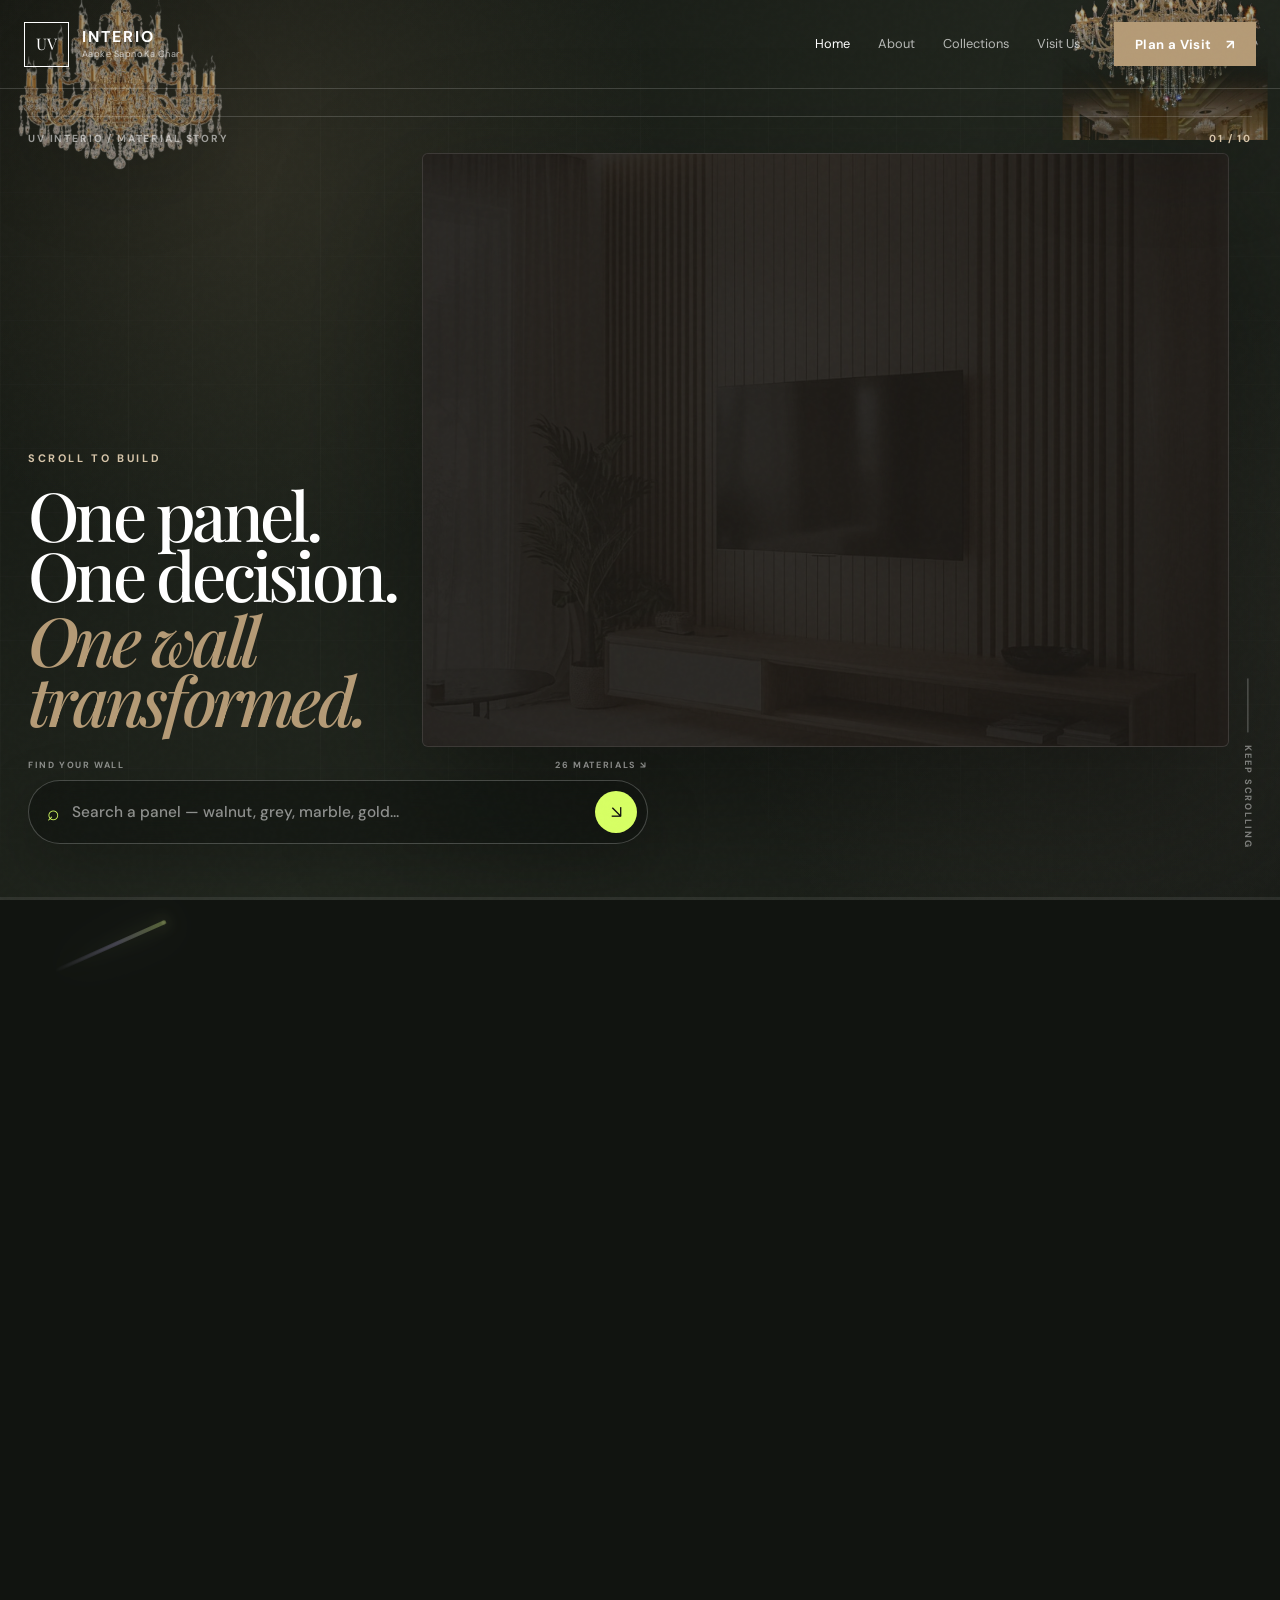
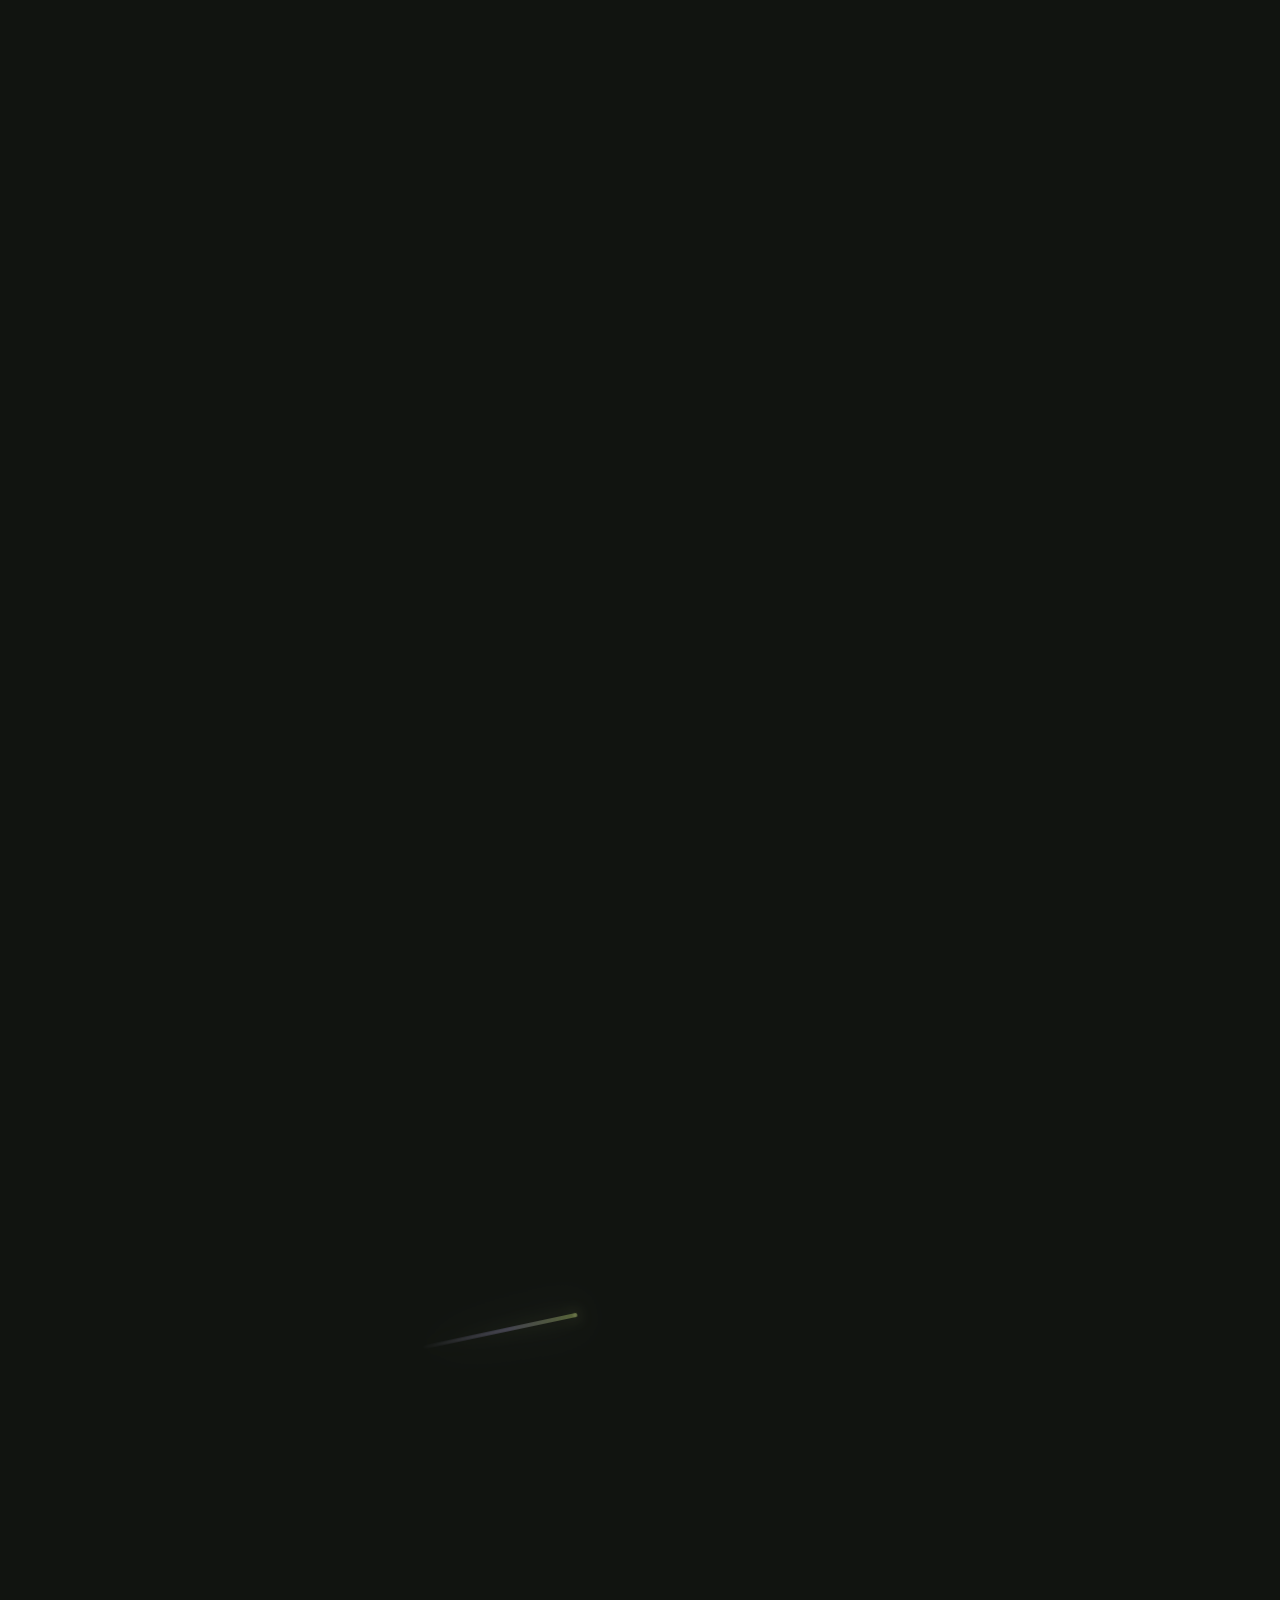
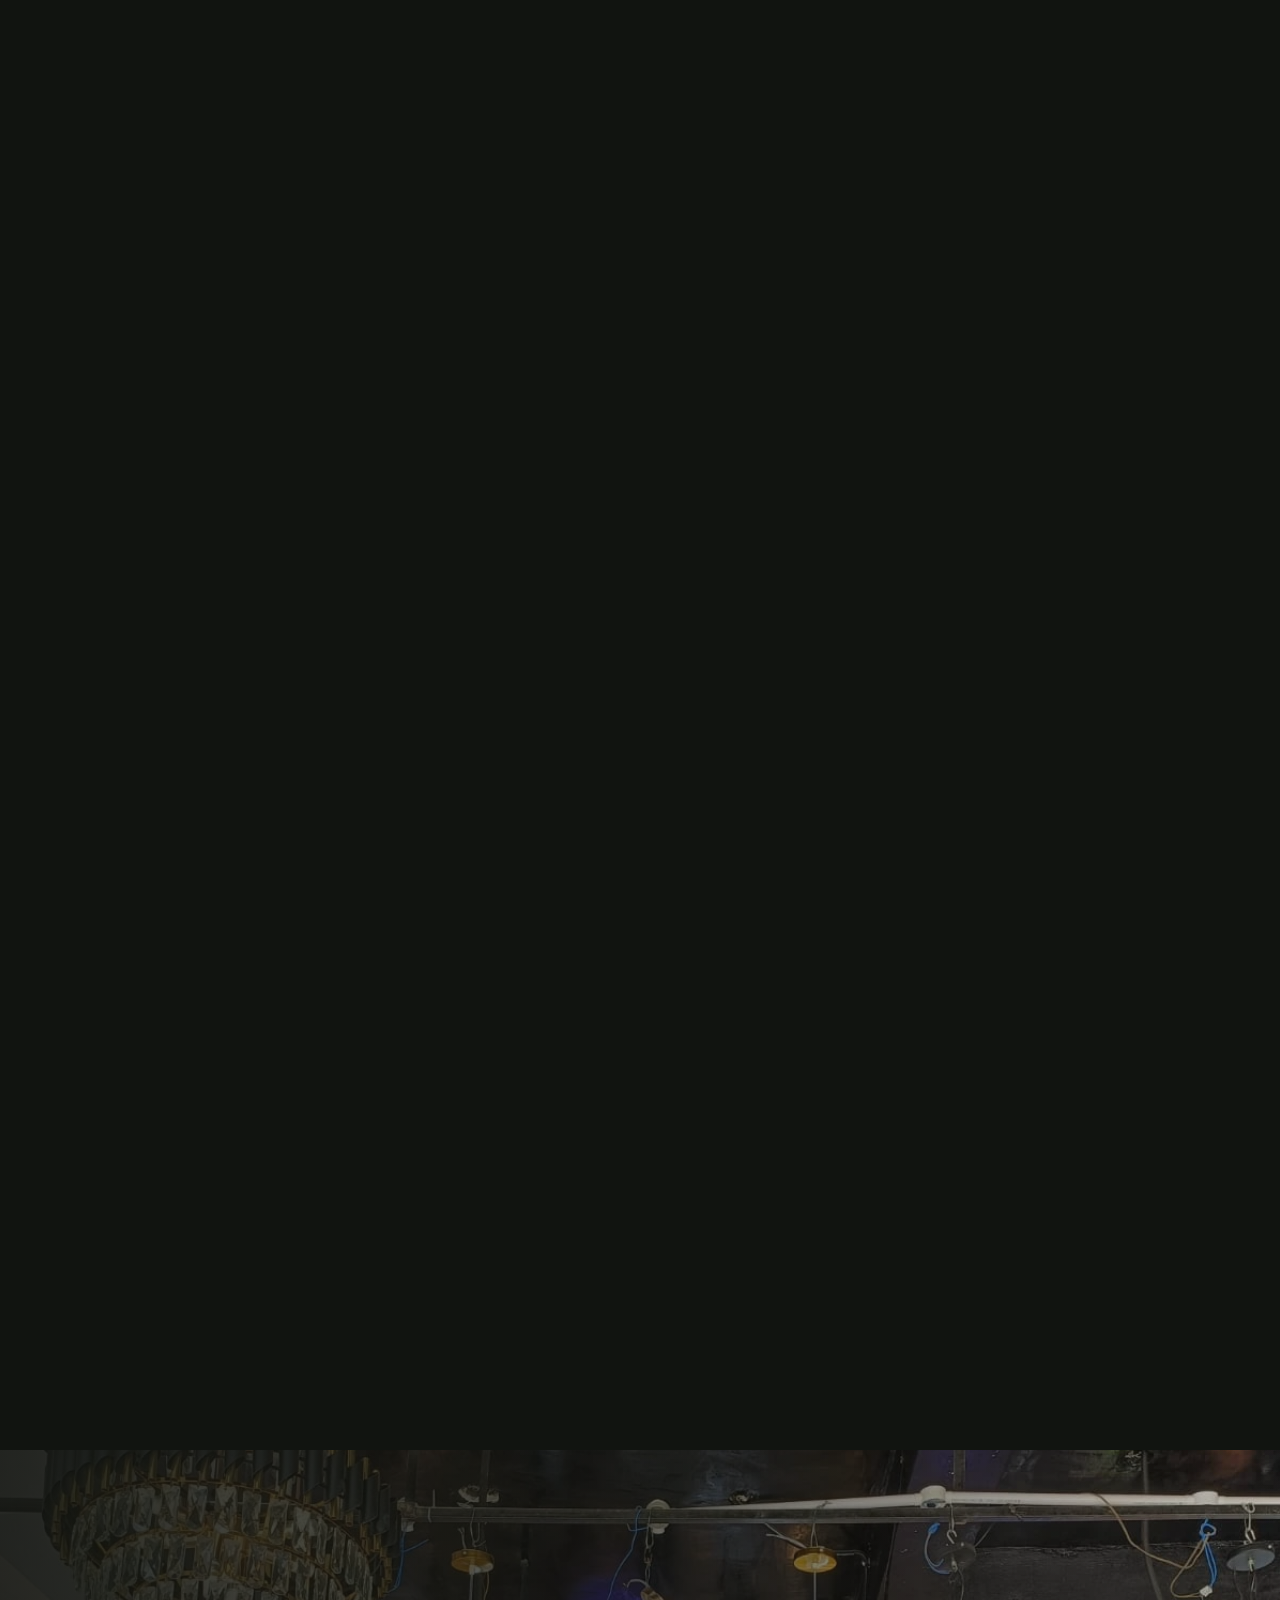
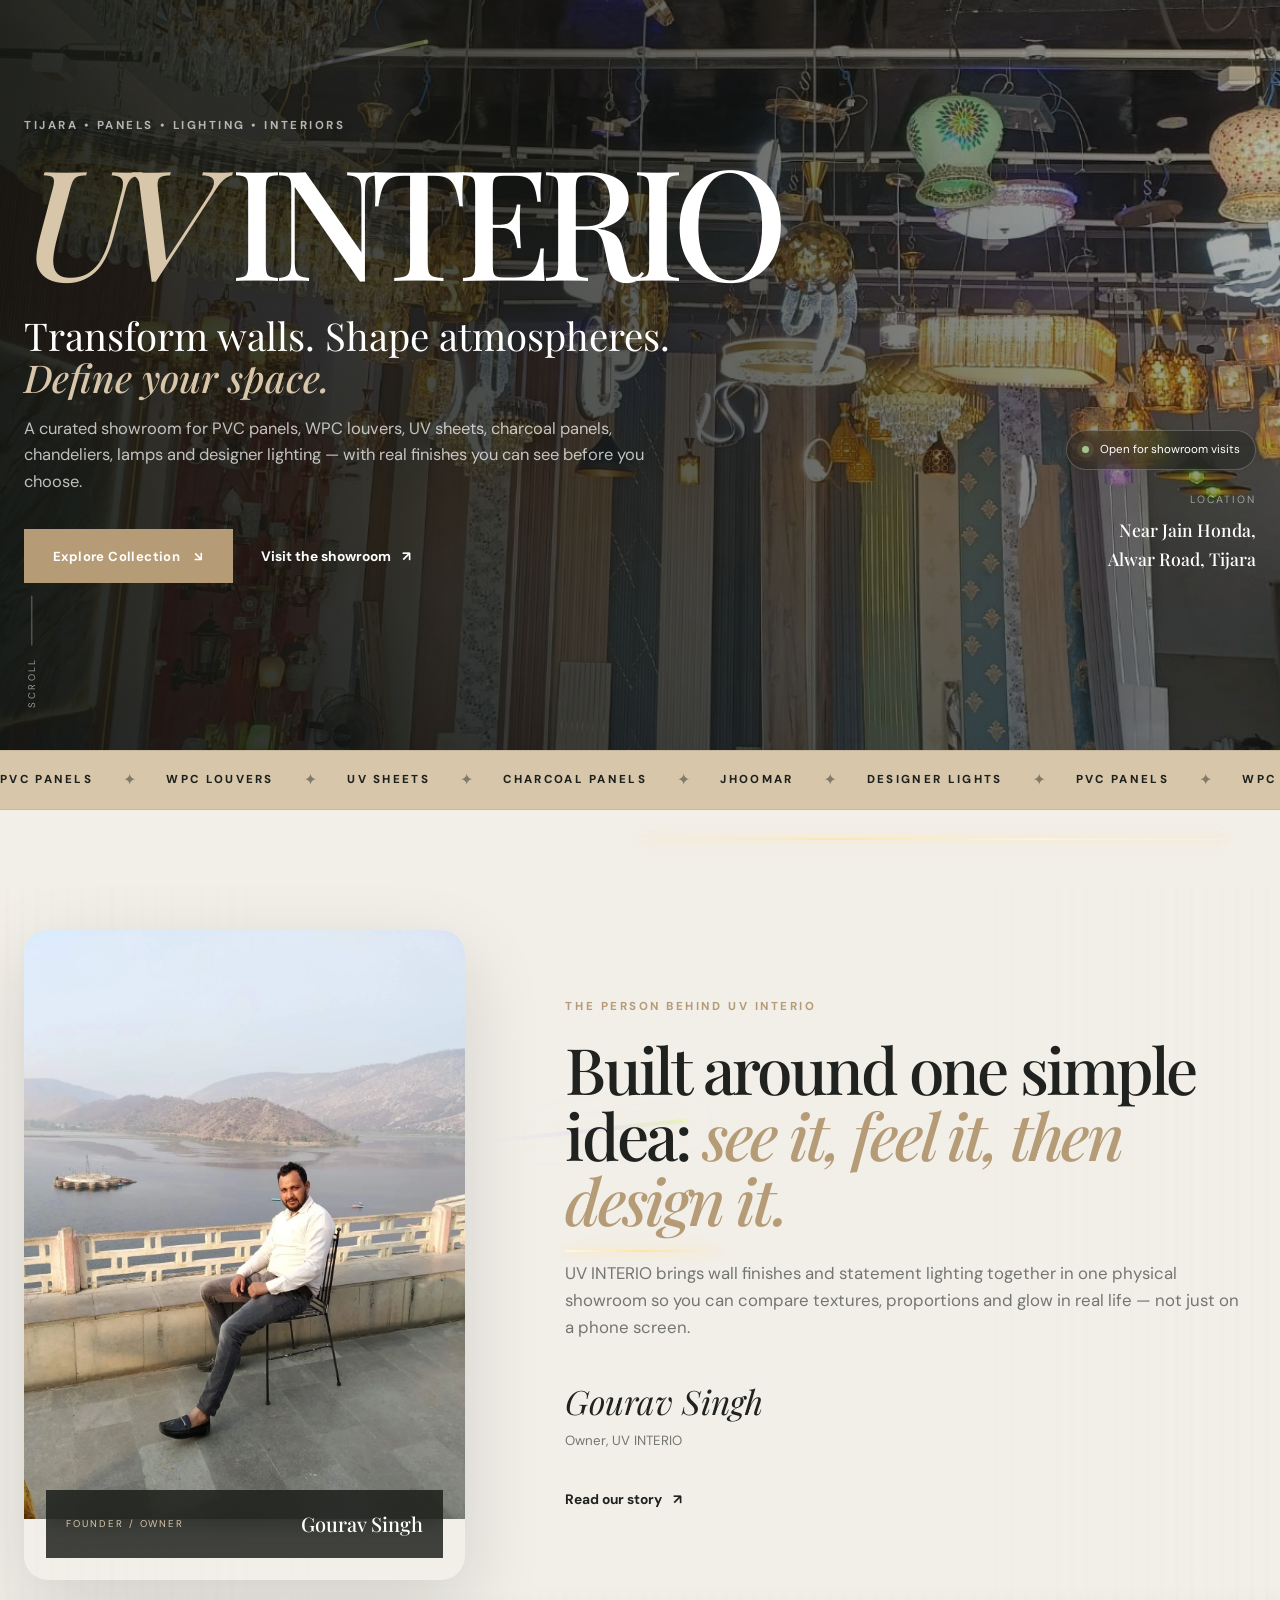
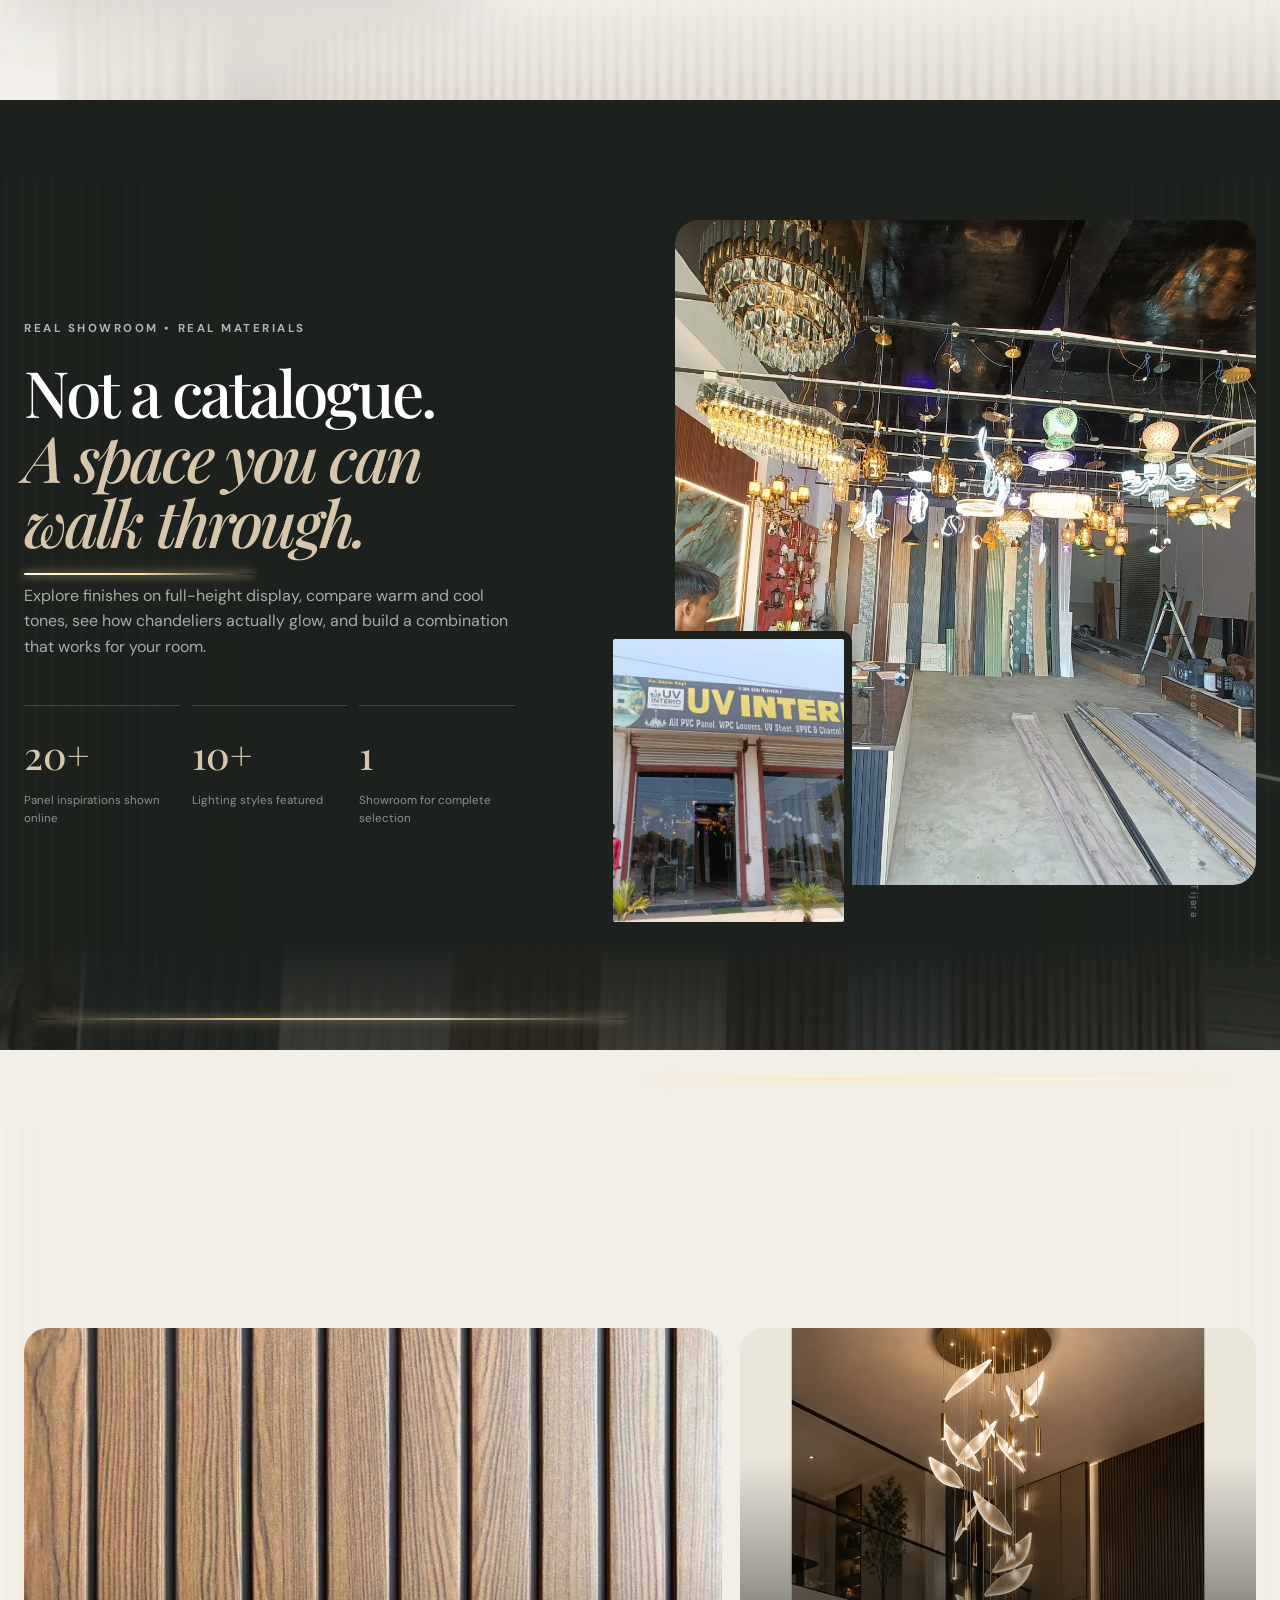
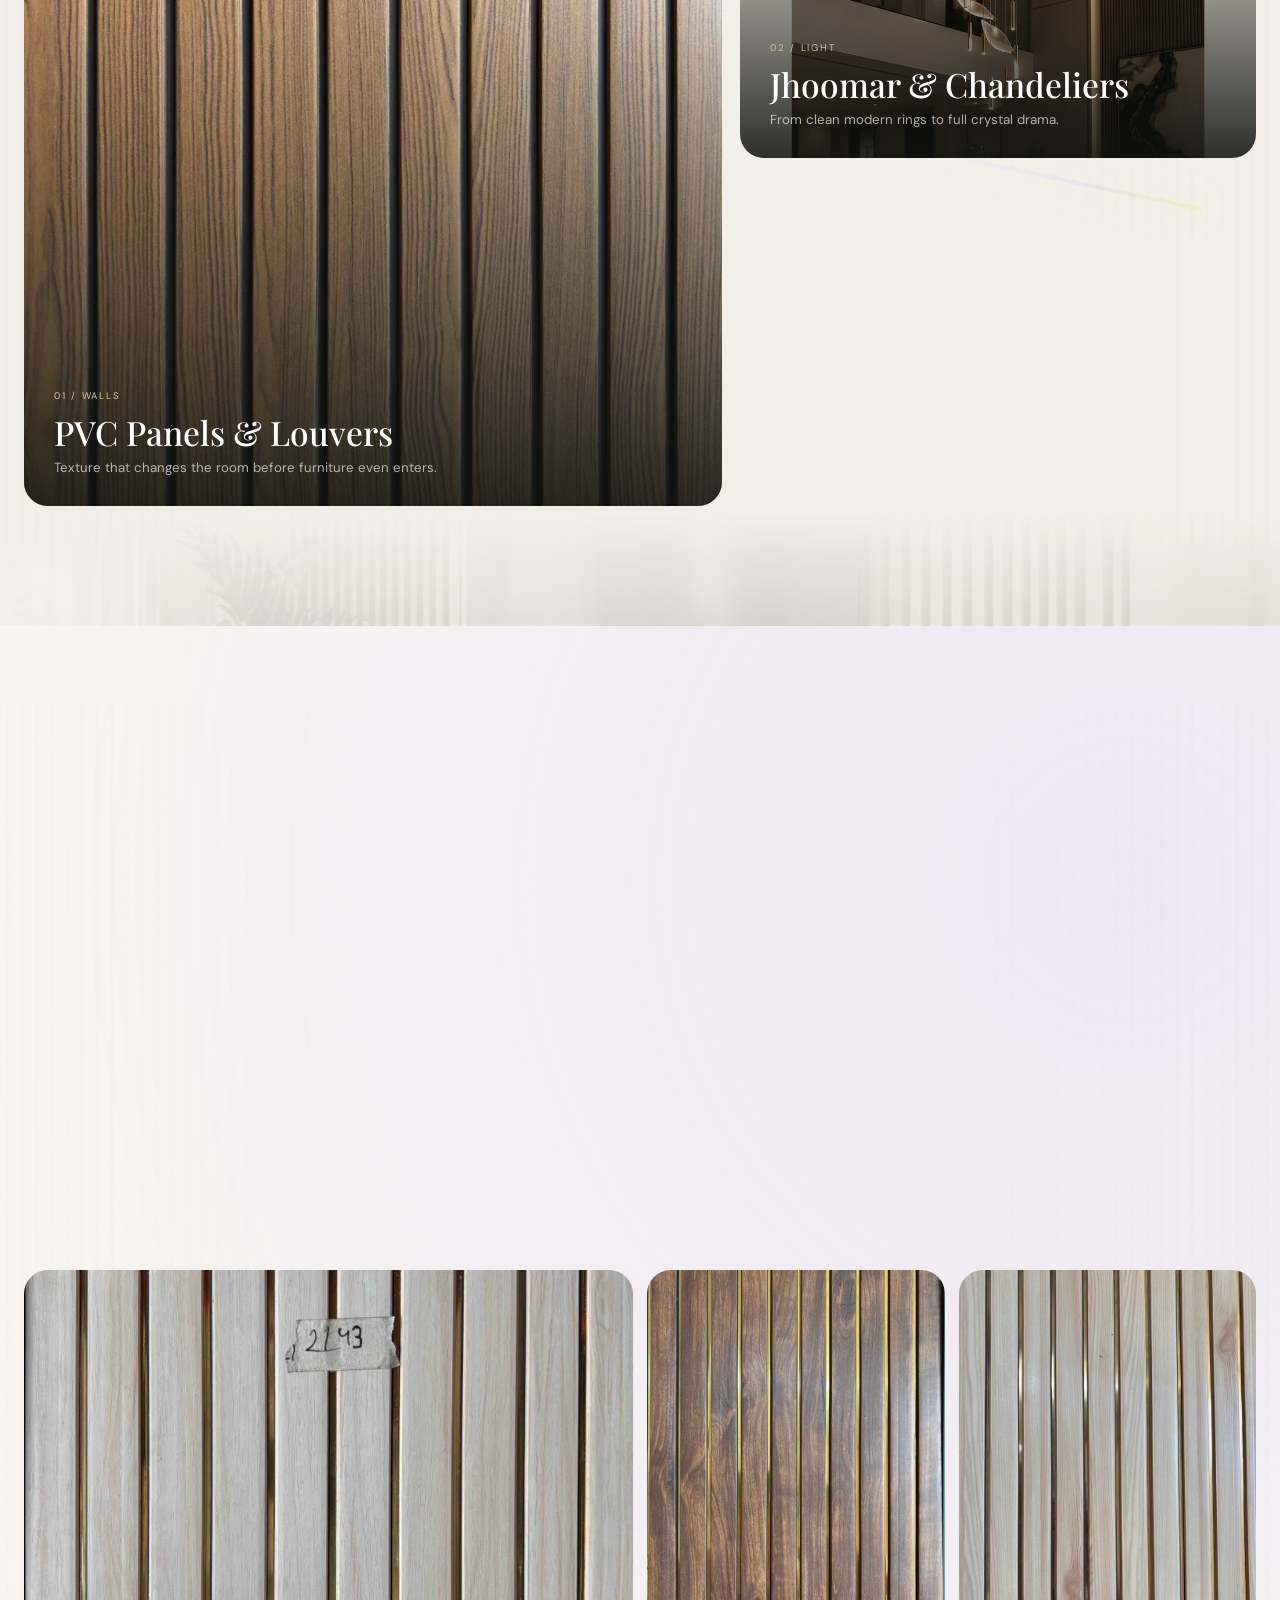
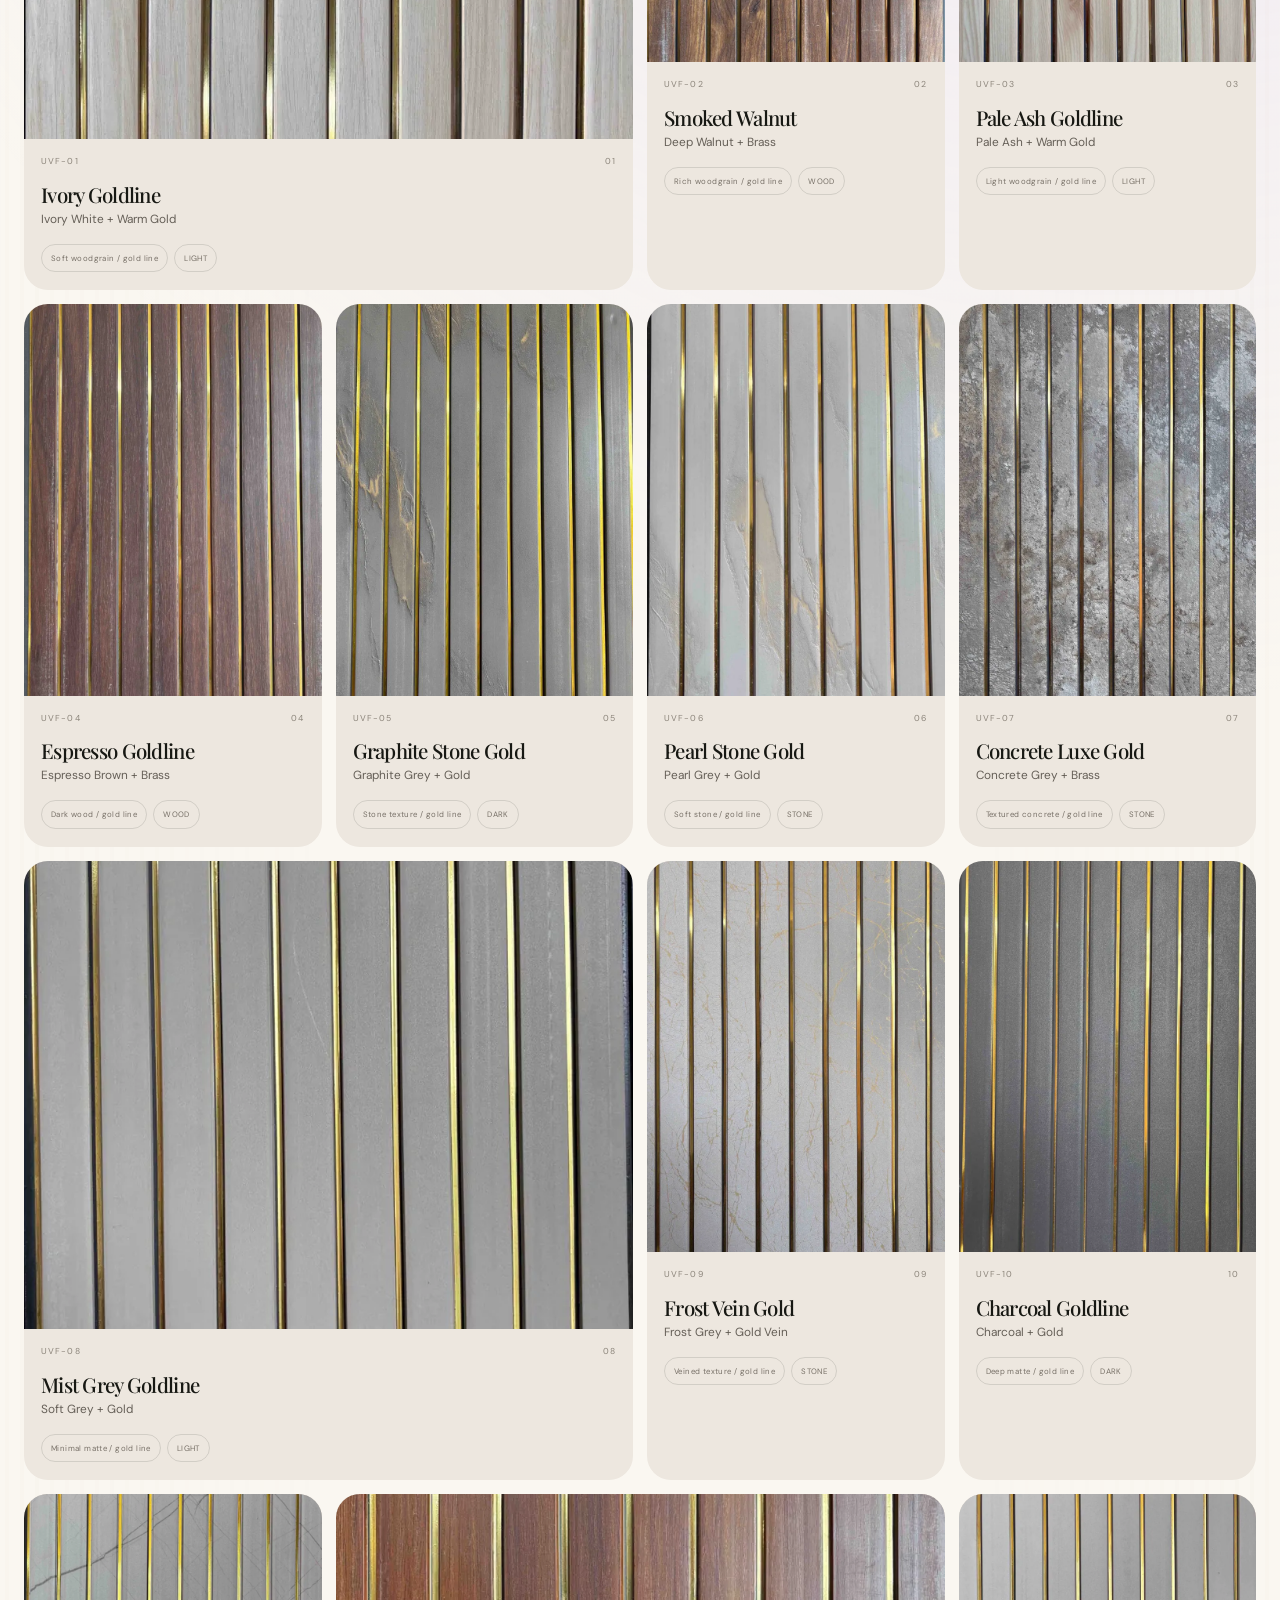
<file: index.html>
<!DOCTYPE html>
<html lang="en">
<head>
  <meta charset="UTF-8" />
  <meta name="viewport" content="width=device-width, initial-scale=1.0" />
  <meta name="description" content="UV INTERIO — premium wall panels, WPC louvers, UV sheets, chandeliers, lamps and designer lighting near Jain Honda, Alwar Road, Tijara, Rajasthan." />
  <meta name="theme-color" content="#1d211d" />
  <title>UV INTERIO | Panels, Louvers & Designer Lighting in Tijara</title>
  <link rel="preconnect" href="https://fonts.googleapis.com" />
  <link rel="preconnect" href="https://fonts.gstatic.com" crossorigin />
  <link href="https://fonts.googleapis.com/css2?family=DM+Sans:wght@400;500;600;700&family=Playfair+Display:ital,wght@0,500;0,600;1,500&display=swap" rel="stylesheet" />
  <link rel="icon" href="favicon.svg" type="image/svg+xml" />
  <link rel="stylesheet" href="styles.css" />
  <link rel="stylesheet" href="panel-showroom.css" />
  <link rel="stylesheet" href="uv-premium-collection.css" />
  <link rel="manifest" href="manifest.json">
</head>
<body>
  <div class="cursor-glow" aria-hidden="true"></div>
  <div class="noise" aria-hidden="true"></div>

  <header class="site-header" data-header>
    <div class="container nav-wrap">
      <a class="brand" href="index.html" aria-label="UV Interio homepage">
        <span class="brand-mark">UV</span>
        <span class="brand-copy"><strong>INTERIO</strong><small>Aapke Sapno Ka Ghar</small></span>
      </a>
      <button class="menu-toggle" aria-label="Open navigation" aria-expanded="false" data-menu-toggle><span></span><span></span></button>
      <nav class="site-nav" aria-label="Primary navigation" data-nav>
        <a class="active" href="index.html">Home</a>
        <a href="about.html">About</a>
        <a href="services.html">Collections</a>
        <a href="contact.html">Visit Us</a>
      </nav>
      <a class="btn btn-small nav-cta" href="contact.html">Plan a Visit <span>↗</span></a>
    </div>
  </header>

  <main>
    <section class="hero hero-v2">
      <div class="hero-media hero-parallax" aria-hidden="true">
        <img src="showroom-interior.webp" alt="" fetchpriority="high" />
      </div>
      <div class="hero-shade"></div>
      <div class="container hero-grid">
        <div class="hero-copy-block reveal">
          <p class="eyebrow">TIJARA • PANELS • LIGHTING • INTERIORS</p>
          <h1><span>UV</span> INTERIO</h1>
          <p class="hero-tagline">Transform walls. Shape atmospheres. <em>Define your space.</em></p>
          <p class="hero-description">A curated showroom for PVC panels, WPC louvers, UV sheets, charcoal panels, chandeliers, lamps and designer lighting — with real finishes you can see before you choose.</p>
          <div class="hero-actions">
            <a class="btn" href="#collections">Explore Collection <span>↘</span></a>
            <a class="ghost-link" href="contact.html">Visit the showroom <span>↗</span></a>
          </div>
        </div>
        <div class="hero-meta reveal delay-2">
          <div class="meta-pill"><span class="status-dot"></span> Open for showroom visits</div>
          <div class="hero-address"><span>Location</span><strong>Near Jain Honda,<br>Alwar Road, Tijara</strong></div>
        </div>
      </div>
      <a href="#founder" class="scroll-cue" aria-label="Scroll to founder section"><span>SCROLL</span><i></i></a>
    </section>

    <div class="marquee" aria-hidden="true">
      <div class="marquee-track">
        <span>PVC PANELS</span><i>✦</i><span>WPC LOUVERS</span><i>✦</i><span>UV SHEETS</span><i>✦</i><span>CHARCOAL PANELS</span><i>✦</i><span>JHOOMAR</span><i>✦</i><span>DESIGNER LIGHTS</span><i>✦</i>
        <span>PVC PANELS</span><i>✦</i><span>WPC LOUVERS</span><i>✦</i><span>UV SHEETS</span><i>✦</i><span>CHARCOAL PANELS</span><i>✦</i><span>JHOOMAR</span><i>✦</i><span>DESIGNER LIGHTS</span><i>✦</i>
      </div>
    </div>

    <section class="founder-intro section-pad" id="founder">
      <div class="container founder-grid">
        <div class="founder-photo reveal tilt-card">
          <img src="owner-gourav.webp" alt="Gourav Singh, owner of UV Interio" loading="lazy" />
          <div class="photo-label"><span>FOUNDER / OWNER</span><strong>Gourav Singh</strong></div>
        </div>
        <div class="founder-copy reveal delay-1">
          <p class="eyebrow dark">THE PERSON BEHIND UV INTERIO</p>
          <h2>Built around one simple idea: <em>see it, feel it, then design it.</em></h2>
          <p>UV INTERIO brings wall finishes and statement lighting together in one physical showroom so you can compare textures, proportions and glow in real life — not just on a phone screen.</p>
          <div class="signature-line"><span>Gourav Singh</span><small>Owner, UV INTERIO</small></div>
          <a class="text-link" href="about.html">Read our story <span>↗</span></a>
        </div>
      </div>
    </section>

    <section class="showroom-story section-pad section-dark">
      <div class="container showroom-grid">
        <div class="showroom-copy reveal">
          <p class="eyebrow">REAL SHOWROOM • REAL MATERIALS</p>
          <h2>Not a catalogue.<br><em>A space you can walk through.</em></h2>
          <p>Explore finishes on full-height display, compare warm and cool tones, see how chandeliers actually glow, and build a combination that works for your room.</p>
          <div class="stats-grid">
            <div><strong data-counter="20">20+</strong><span>Panel inspirations shown online</span></div>
            <div><strong data-counter="10">10+</strong><span>Lighting styles featured</span></div>
            <div><strong>1</strong><span>Showroom for complete selection</span></div>
          </div>
        </div>
        <div class="showroom-stack reveal delay-1">
          <figure class="stack-main tilt-card"><img src="showroom-wide.webp" alt="Inside UV Interio showroom with wall panels and decorative lights" loading="lazy" /></figure>
          <figure class="stack-float"><img src="showroom-front.webp" alt="UV Interio showroom exterior in Tijara" loading="lazy" /></figure>
          <span class="stack-caption">Near Jain Honda · Alwar Road · Tijara</span>
        </div>
      </div>
    </section>

    <section class="collections section-pad" id="collections">
      <div class="container">
        <div class="section-title-row reveal">
          <div><p class="eyebrow dark">CURATED BY CATEGORY</p><h2>Choose your <em>vibe.</em></h2></div>
          <p class="section-sidecopy">Minimal, warm, bold, glossy, fluted or statement-lit — start with a feeling, then build the finish.</p>
        </div>
        <div class="collection-bento">
          <a class="bento-card bento-panels reveal" href="#panel-lab"><img src="panel-09.webp" alt="Wood-tone panel finish sample" loading="lazy" /><div><span>01 / WALLS</span><h3>PVC Panels & Louvers</h3><p>Texture that changes the room before furniture even enters.</p></div></a>
          <a class="bento-card bento-light reveal delay-1" href="#lighting-edit"><img src="light-01.webp" alt="Crystal chandelier from UV Interio showroom" loading="lazy" /><div><span>02 / LIGHT</span><h3>Jhoomar & Chandeliers</h3><p>From clean modern rings to full crystal drama.</p></div></a>
          <a class="bento-card bento-sheet reveal" href="services.html"><img src="panel-01.webp" alt="Decorative wall sheet finish sample" loading="lazy" /><div><span>03 / SURFACES</span><h3>UV Sheets & Charcoal</h3><p>Gloss, stone looks and architectural accents.</p></div></a>
          <a class="bento-card bento-design reveal delay-1" href="contact.html"><img src="showroom-interior.webp" alt="Designer lighting and panel display at UV Interio" loading="lazy" /><div><span>04 / GUIDANCE</span><h3>Mix. Match. Visualise.</h3><p>Bring a room photo and shortlist materials together.</p></div></a>
        </div>
      </div>
    </section>

    <section class="panel-lab section-pad" id="panel-lab">
      <div class="container">
        <div class="section-title-row reveal">
          <div><p class="eyebrow dark">THE PANEL LAB</p><h2>20 finish ideas.<br><em>One wall can change everything.</em></h2></div>
          <div class="filter-bar" data-panel-filters>
            <button class="filter-chip active" data-filter="all">All</button>
            <button class="filter-chip" data-filter="wood">Wood</button>
            <button class="filter-chip" data-filter="fluted">Fluted</button>
            <button class="filter-chip" data-filter="stone">Stone</button>
            <button class="filter-chip" data-filter="accent">Accent</button>
          </div>
        </div>
        <div class="panel-grid" id="panel-grid" aria-live="polite"></div>
        <p class="catalog-note">* These are visual sample references cropped from the UV INTERIO showroom display. Visit the showroom to confirm exact shade, texture, size and availability.</p>
      </div>
    </section>

    <section class="lighting-edit section-pad section-dark" id="lighting-edit">
      <div class="container">
        <div class="section-title-row reveal">
          <div><p class="eyebrow">THE LIGHTING EDIT</p><h2>10 ways to make the ceiling <em>the main character.</em></h2></div>
          <a class="ghost-link" href="services.html#lighting">See all lighting <span>↗</span></a>
        </div>
        <div class="light-strip" id="light-strip"></div>
        <p class="catalog-note light-note">* Lighting images are real crops from the UV INTERIO showroom display and are shown as style references.</p>
      </div>
    </section>

    <section class="experience section-pad">
      <div class="container experience-grid">
        <div class="experience-heading reveal">
          <p class="eyebrow dark">HOW TO SHOP BETTER</p>
          <h2>Come with a room photo.<br>Leave with a <em>clear direction.</em></h2>
        </div>
        <div class="steps-list">
          <article class="step reveal"><span>01</span><div><h3>Show us the room</h3><p>Bring photos, dimensions or even just a rough idea of the wall you want to transform.</p></div></article>
          <article class="step reveal"><span>02</span><div><h3>Compare in real light</h3><p>Put panel tones, louvers, sheets and lighting styles side by side before deciding.</p></div></article>
          <article class="step reveal"><span>03</span><div><h3>Build the combination</h3><p>Shortlist finishes that work together so the final space feels intentional, not random.</p></div></article>
        </div>
      </div>
    </section>

    <section class="visit-cta">
      <img src="showroom-front.webp" alt="Exterior of UV Interio showroom in Tijara" loading="lazy" />
      <div class="visit-overlay"></div>
      <div class="container visit-content reveal">
        <p class="eyebrow">SEE IT IN PERSON</p>
        <h2>Your next room starts<br><em>at the showroom.</em></h2>
        <p>Near Jain Honda, Alwar Road, Tijara, Rajasthan</p>
        <div class="visit-actions"><a class="btn btn-light" href="contact.html">Get Directions <span>↗</span></a><a class="ghost-link" href="contact.html">Contact UV INTERIO <span>↗</span></a></div>
      </div>
    </section>
  </main>

  <footer class="site-footer">
    <div class="container footer-top">
      <div class="footer-brand-block"><a class="brand" href="index.html"><span class="brand-mark">UV</span><span class="brand-copy"><strong>INTERIO</strong><small>Aapke Sapno Ka Ghar</small></span></a><p>Panels, louvers, decorative surfaces and statement lighting for modern interiors.</p></div>
      <div><h4>Explore</h4><a href="about.html">About</a><a href="services.html">Collections</a><a href="contact.html">Visit Showroom</a></div>
      <div><h4>Showroom</h4><p>Near Jain Honda<br>Alwar Road, Tijara<br>Rajasthan, India</p></div>
      <div><h4>Owner</h4><p>Gourav Singh</p><a href="contact.html">Contact details →</a></div>
    </div>
    <div class="container footer-bottom"><span>© <span id="year"></span> UV INTERIO</span><span>Made for spaces with personality.</span></div>
  </footer>

  <script src="catalog-data.js"></script>
  <script src="main.js"></script>
  <script src="panel-showroom.js"></script>
  <script src="uv-premium-collection.js"></script>
</body>
</html>
</file>
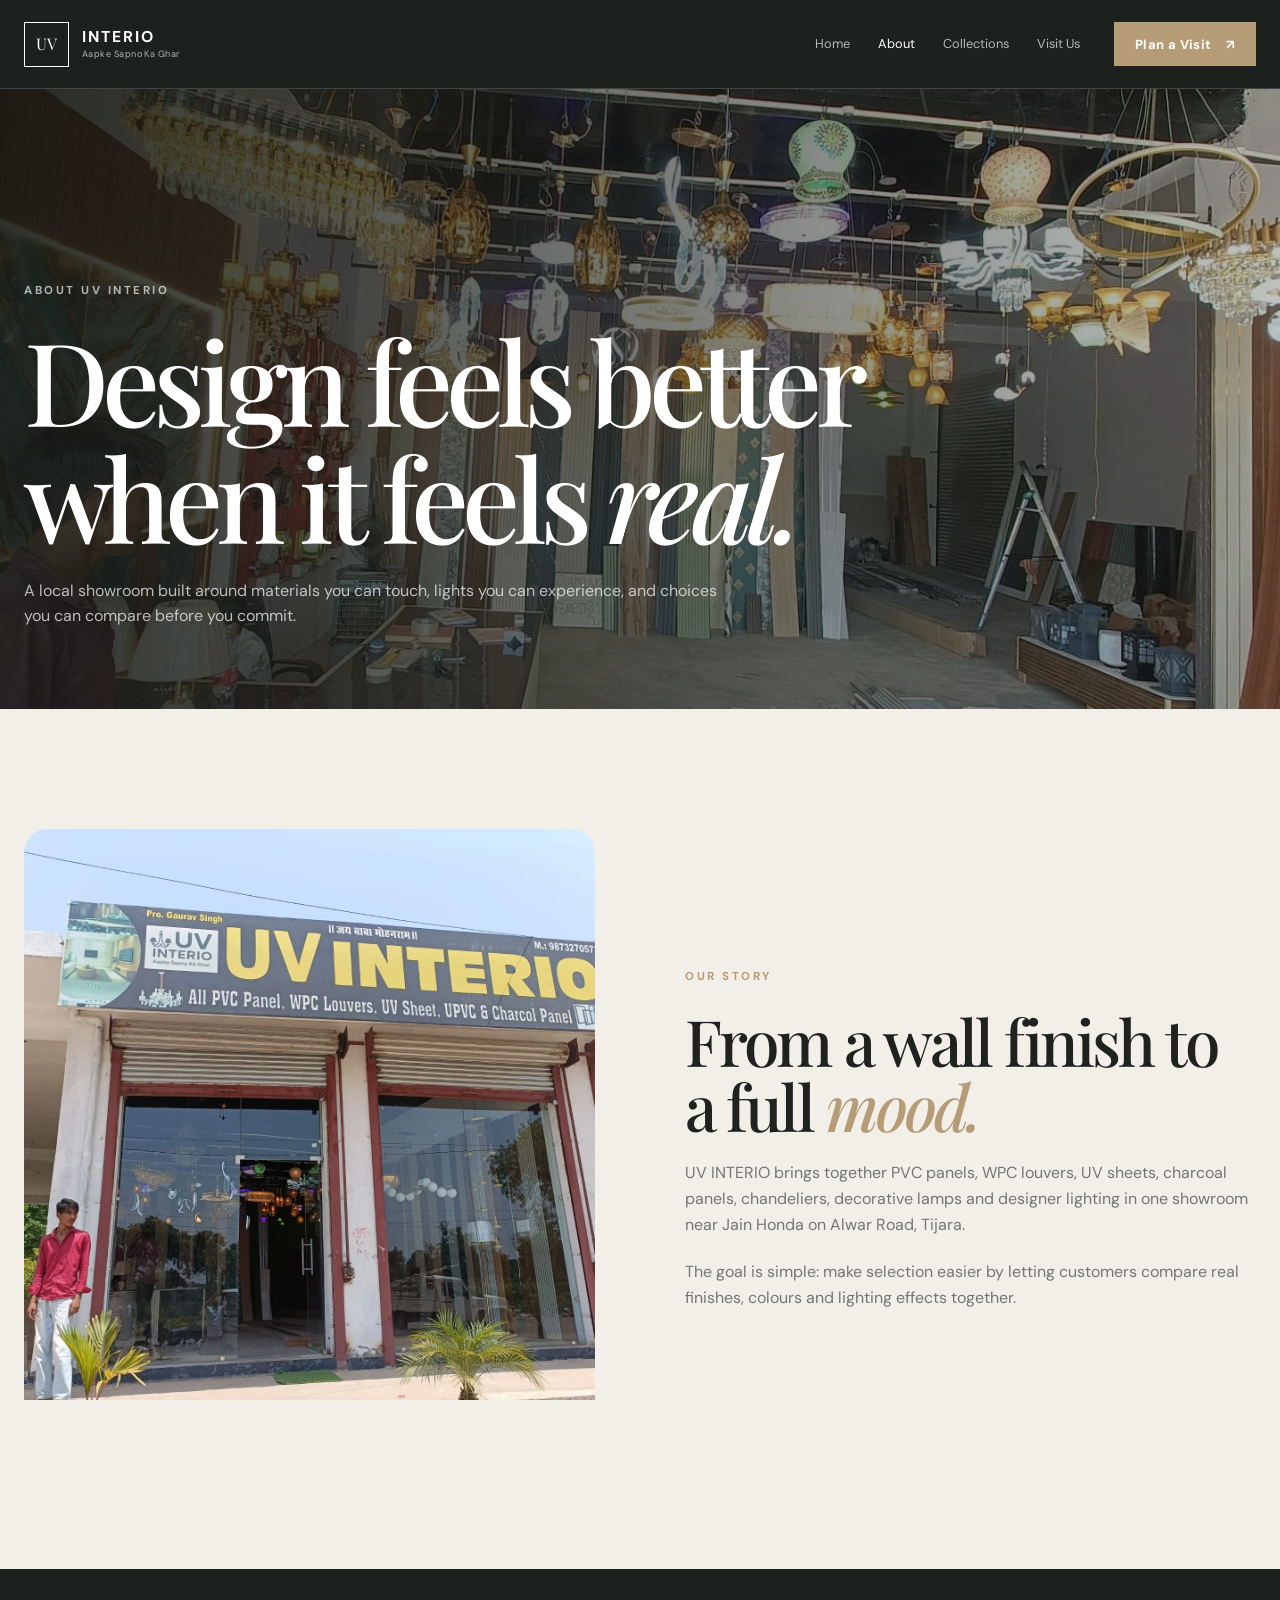
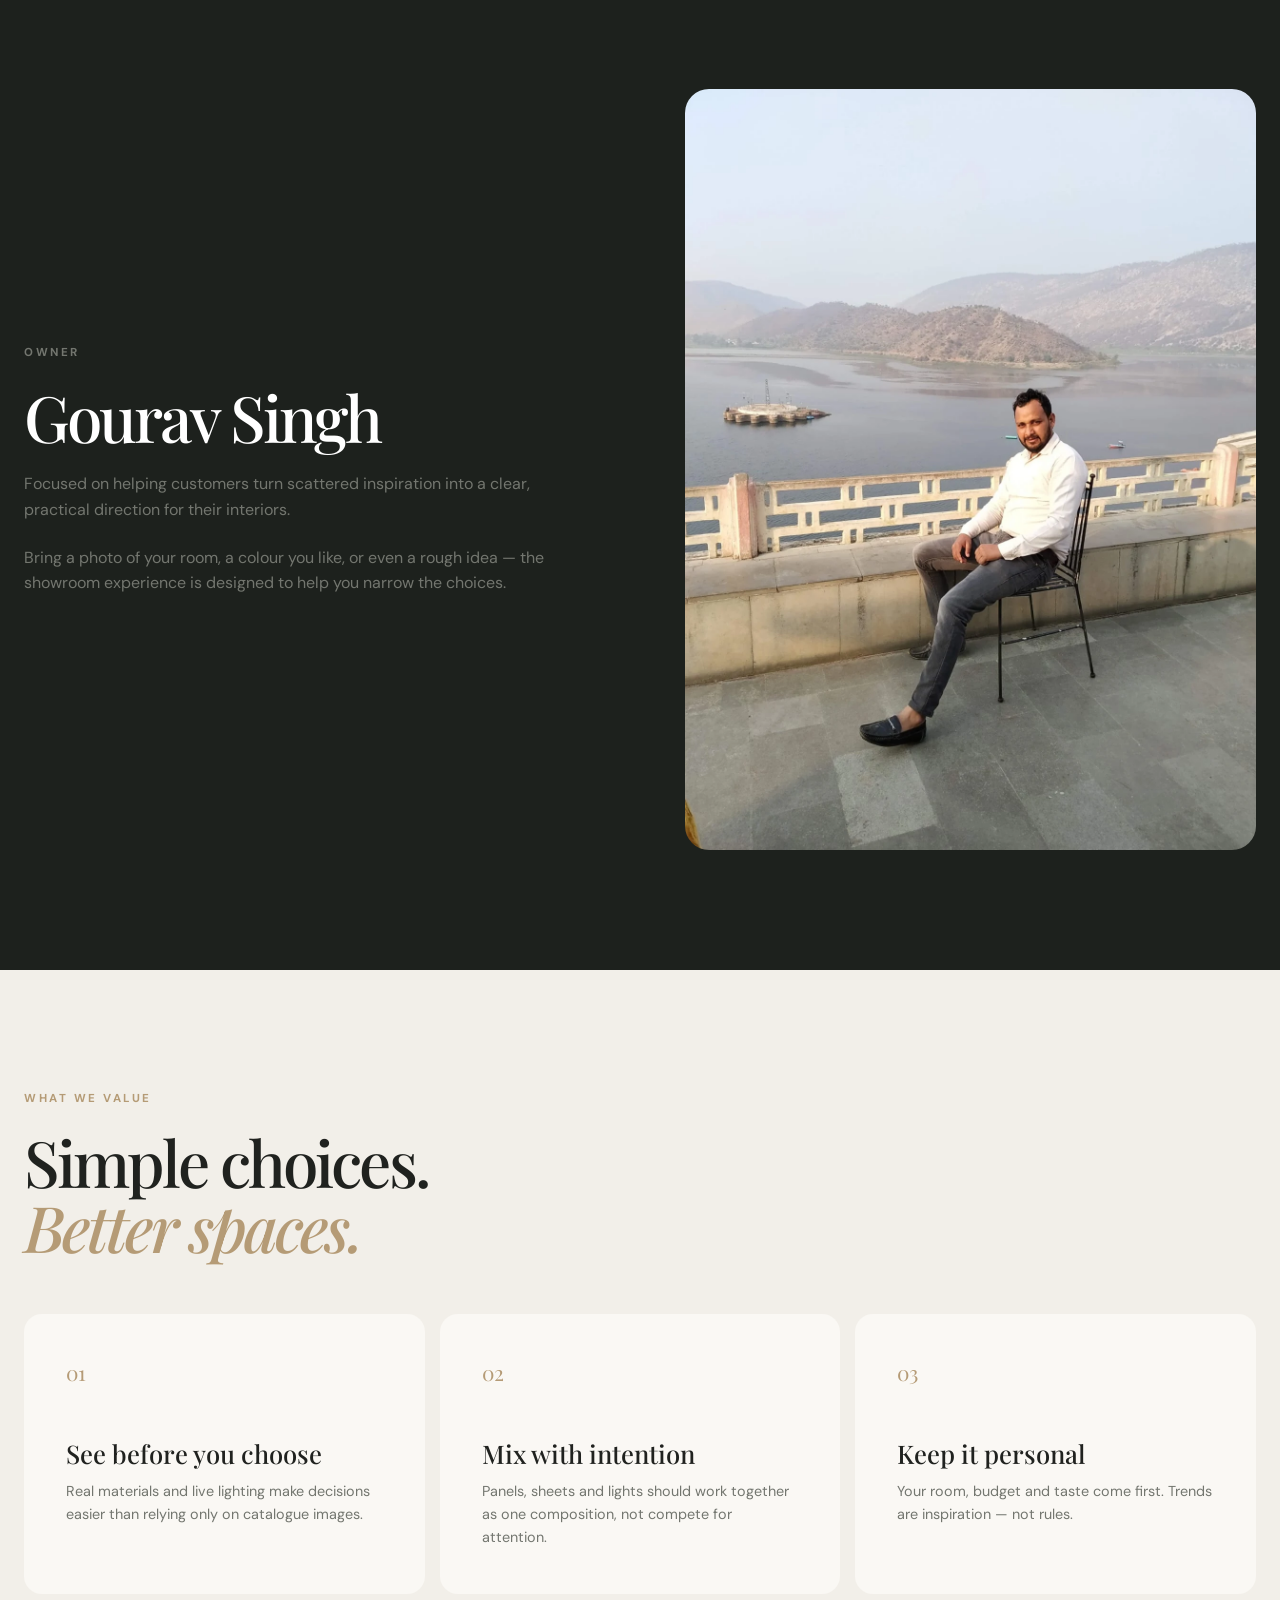
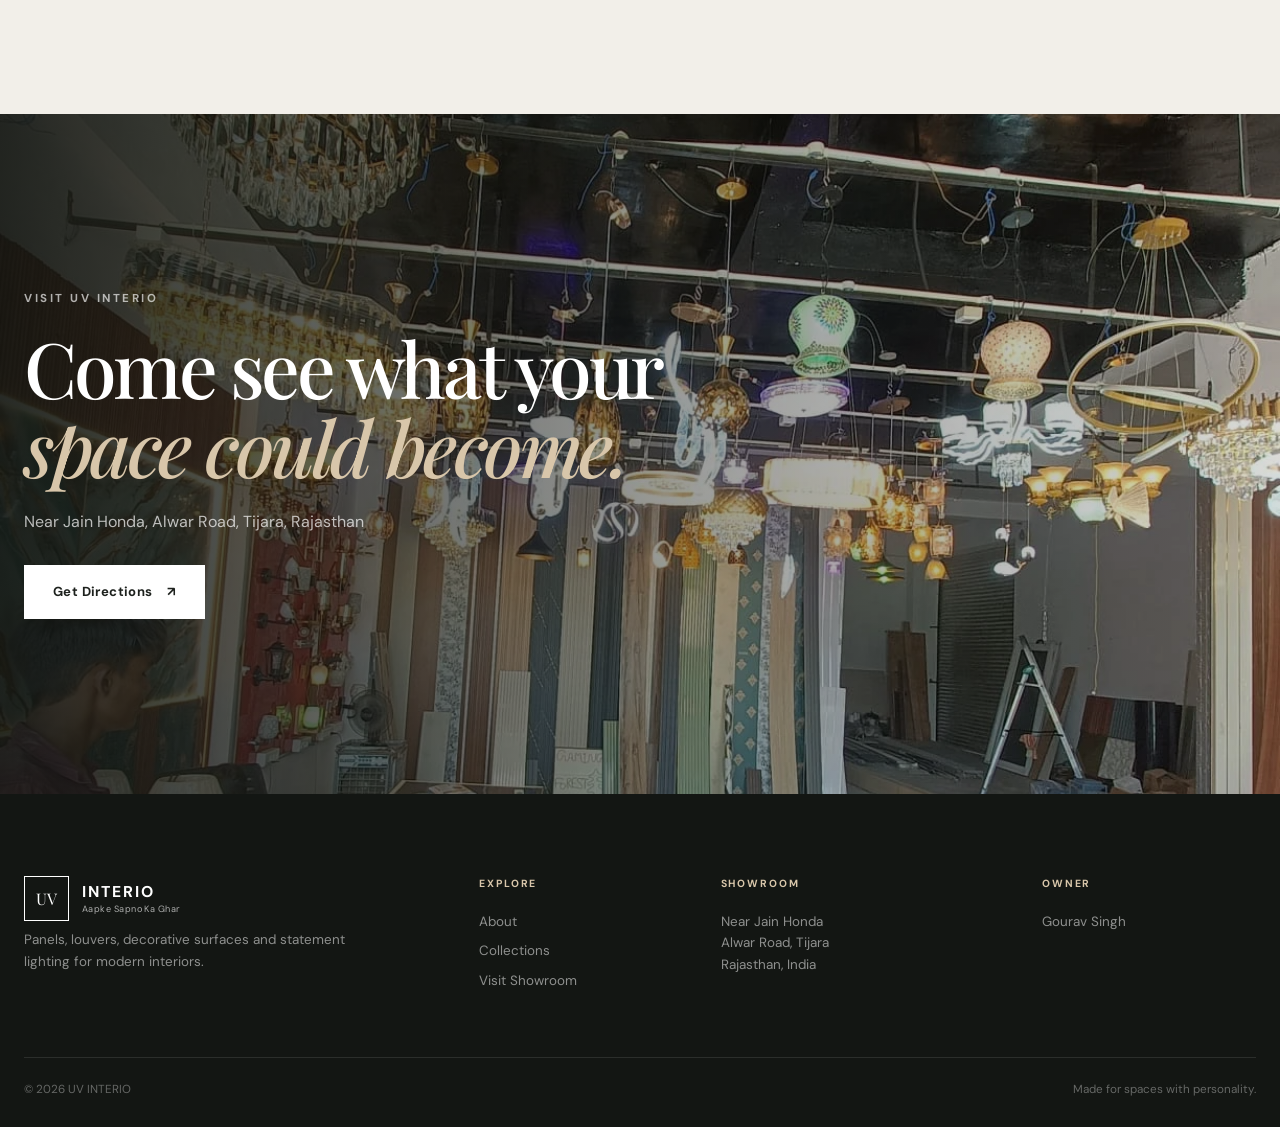
<file: about.html>
<!DOCTYPE html><html lang="en"><head><meta charset="UTF-8"><meta name="viewport" content="width=device-width,initial-scale=1"><meta name="description" content="About UV INTERIO and owner Gourav Singh — interior panels and designer lighting showroom in Tijara."><title>About | UV INTERIO</title><link rel="preconnect" href="https://fonts.googleapis.com"><link rel="preconnect" href="https://fonts.gstatic.com" crossorigin><link href="https://fonts.googleapis.com/css2?family=DM+Sans:wght@400;500;600;700&family=Playfair+Display:ital,wght@0,500;0,600;1,500&display=swap" rel="stylesheet"><link rel="icon" href="favicon.svg" type="image/svg+xml"><link rel="stylesheet" href="styles.css"></head><body>
<header class="site-header dark-header" data-header><div class="container nav-wrap"><a class="brand" href="index.html"><span class="brand-mark">UV</span><span class="brand-copy"><strong>INTERIO</strong><small>Aapke Sapno Ka Ghar</small></span></a><button class="menu-toggle" aria-label="Open navigation" aria-expanded="false" data-menu-toggle><span></span><span></span></button><nav class="site-nav" data-nav><a href="index.html">Home</a><a class="active" href="about.html">About</a><a href="services.html">Collections</a><a href="contact.html">Visit Us</a></nav><a class="btn btn-small nav-cta" href="contact.html">Plan a Visit <span>↗</span></a></div></header>
<main><section class="page-hero about-hero"><div class="container reveal"><p class="eyebrow">ABOUT UV INTERIO</p><h1>Design feels better<br>when it feels <em>real.</em></h1><p class="lead">A local showroom built around materials you can touch, lights you can experience, and choices you can compare before you commit.</p></div></section>
<section class="section-pad"><div class="container story-grid"><div class="story-photo reveal"><img src="showroom-front.webp" alt="UV Interio showroom exterior in Tijara"></div><div class="story-copy reveal delay-1"><p class="eyebrow dark">OUR STORY</p><h2>From a wall finish to a full <em>mood.</em></h2><p>UV INTERIO brings together PVC panels, WPC louvers, UV sheets, charcoal panels, chandeliers, decorative lamps and designer lighting in one showroom near Jain Honda on Alwar Road, Tijara.</p><p>The goal is simple: make selection easier by letting customers compare real finishes, colours and lighting effects together.</p></div></div></section>
<section class="section-pad section-dark"><div class="container owner-grid"><div class="owner-copy reveal"><p class="eyebrow">OWNER</p><h2>Gourav Singh</h2><p>Focused on helping customers turn scattered inspiration into a clear, practical direction for their interiors.</p><p>Bring a photo of your room, a colour you like, or even a rough idea — the showroom experience is designed to help you narrow the choices.</p></div><div class="owner-photo reveal delay-1"><img src="owner-gourav.webp" alt="Gourav Singh, owner of UV Interio"></div></div></section>
<section class="section-pad"><div class="container"><div class="section-title-row reveal"><div><p class="eyebrow dark">WHAT WE VALUE</p><h2>Simple choices.<br><em>Better spaces.</em></h2></div></div><div class="values-grid"><article class="value-card reveal"><span>01</span><h3>See before you choose</h3><p>Real materials and live lighting make decisions easier than relying only on catalogue images.</p></article><article class="value-card reveal delay-1"><span>02</span><h3>Mix with intention</h3><p>Panels, sheets and lights should work together as one composition, not compete for attention.</p></article><article class="value-card reveal delay-2"><span>03</span><h3>Keep it personal</h3><p>Your room, budget and taste come first. Trends are inspiration — not rules.</p></article></div></div></section>
<section class="visit-cta"><img src="showroom-wide.webp" alt="Interior of UV Interio showroom"><div class="visit-overlay"></div><div class="container visit-content reveal"><p class="eyebrow">VISIT UV INTERIO</p><h2>Come see what your<br><em>space could become.</em></h2><p>Near Jain Honda, Alwar Road, Tijara, Rajasthan</p><a class="btn btn-light" href="contact.html">Get Directions <span>↗</span></a></div></section></main>
<footer class="site-footer"><div class="container footer-top"><div class="footer-brand-block"><a class="brand" href="index.html"><span class="brand-mark">UV</span><span class="brand-copy"><strong>INTERIO</strong><small>Aapke Sapno Ka Ghar</small></span></a><p>Panels, louvers, decorative surfaces and statement lighting for modern interiors.</p></div><div><h4>Explore</h4><a href="about.html">About</a><a href="services.html">Collections</a><a href="contact.html">Visit Showroom</a></div><div><h4>Showroom</h4><p>Near Jain Honda<br>Alwar Road, Tijara<br>Rajasthan, India</p></div><div><h4>Owner</h4><p>Gourav Singh</p></div></div><div class="container footer-bottom"><span>© <span id="year"></span> UV INTERIO</span><span>Made for spaces with personality.</span></div></footer><script src="catalog-data.js"></script><script src="main.js"></script></body></html>
</file>
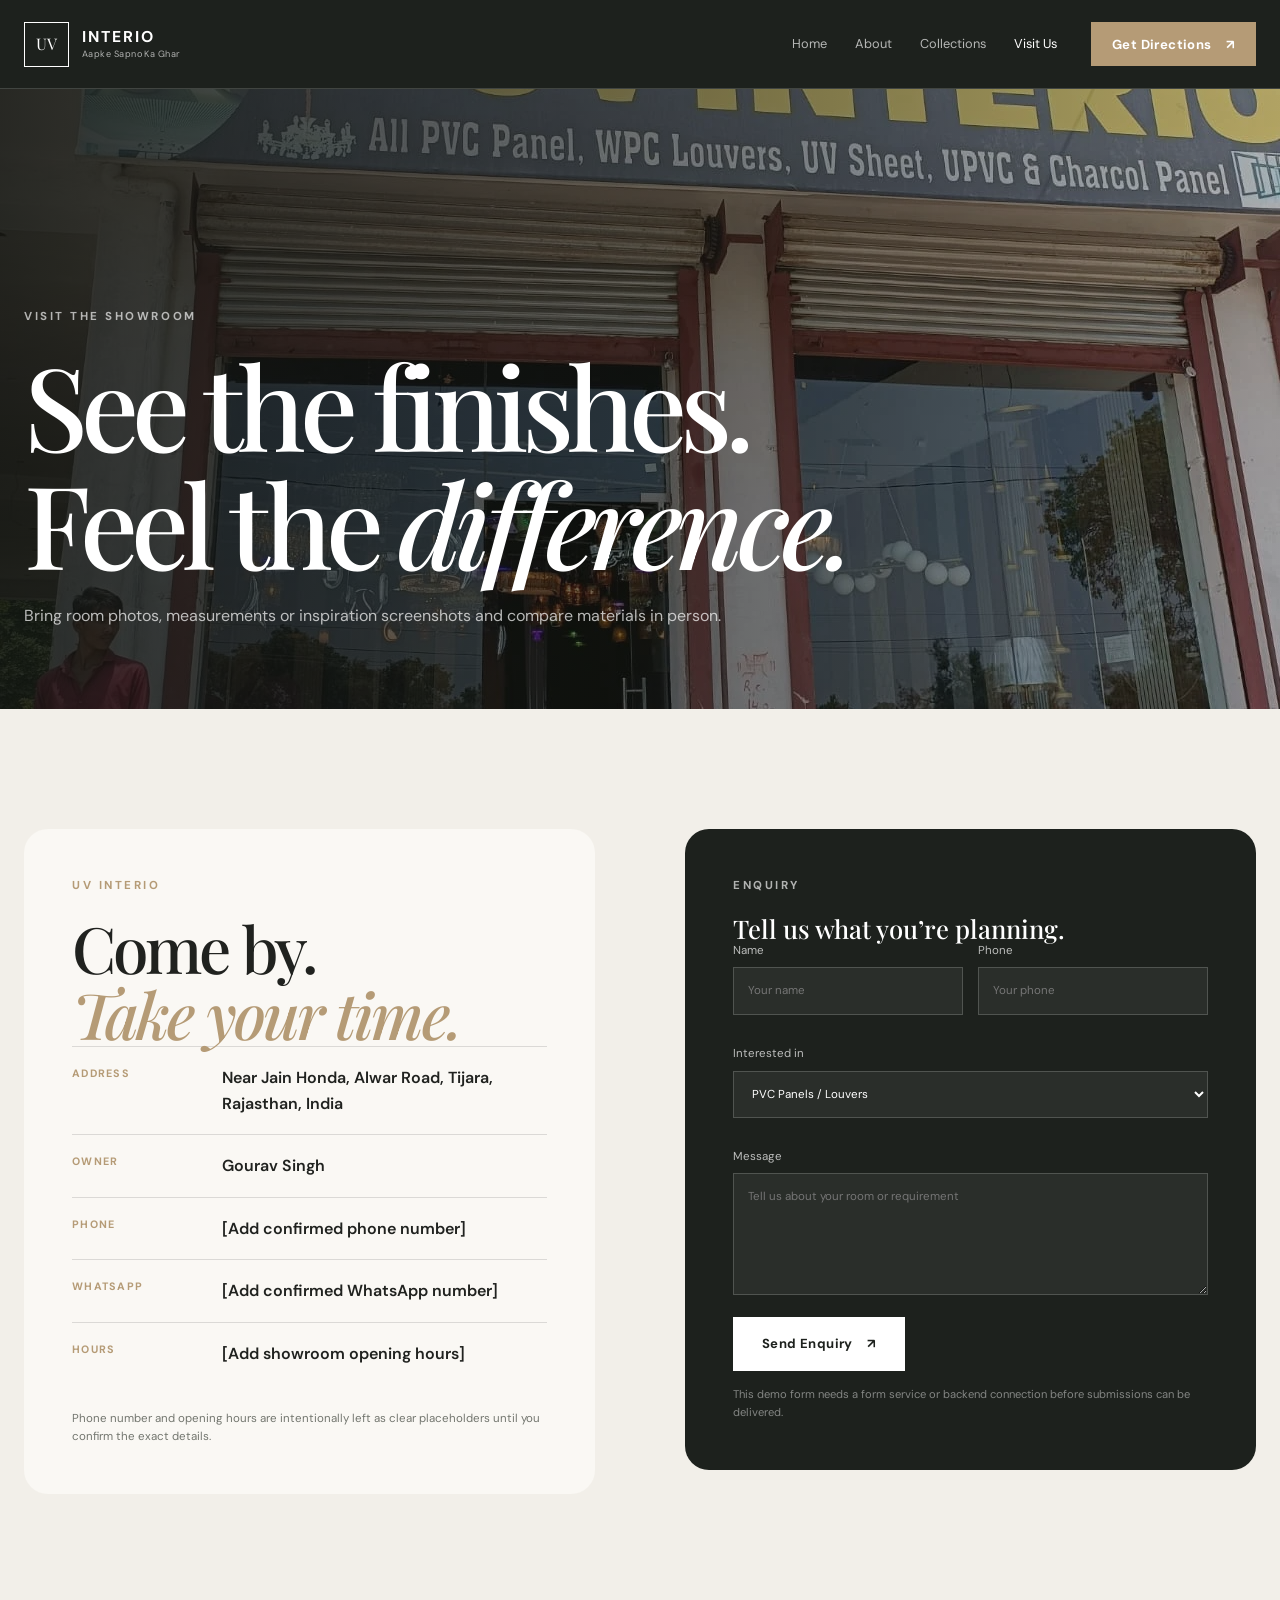
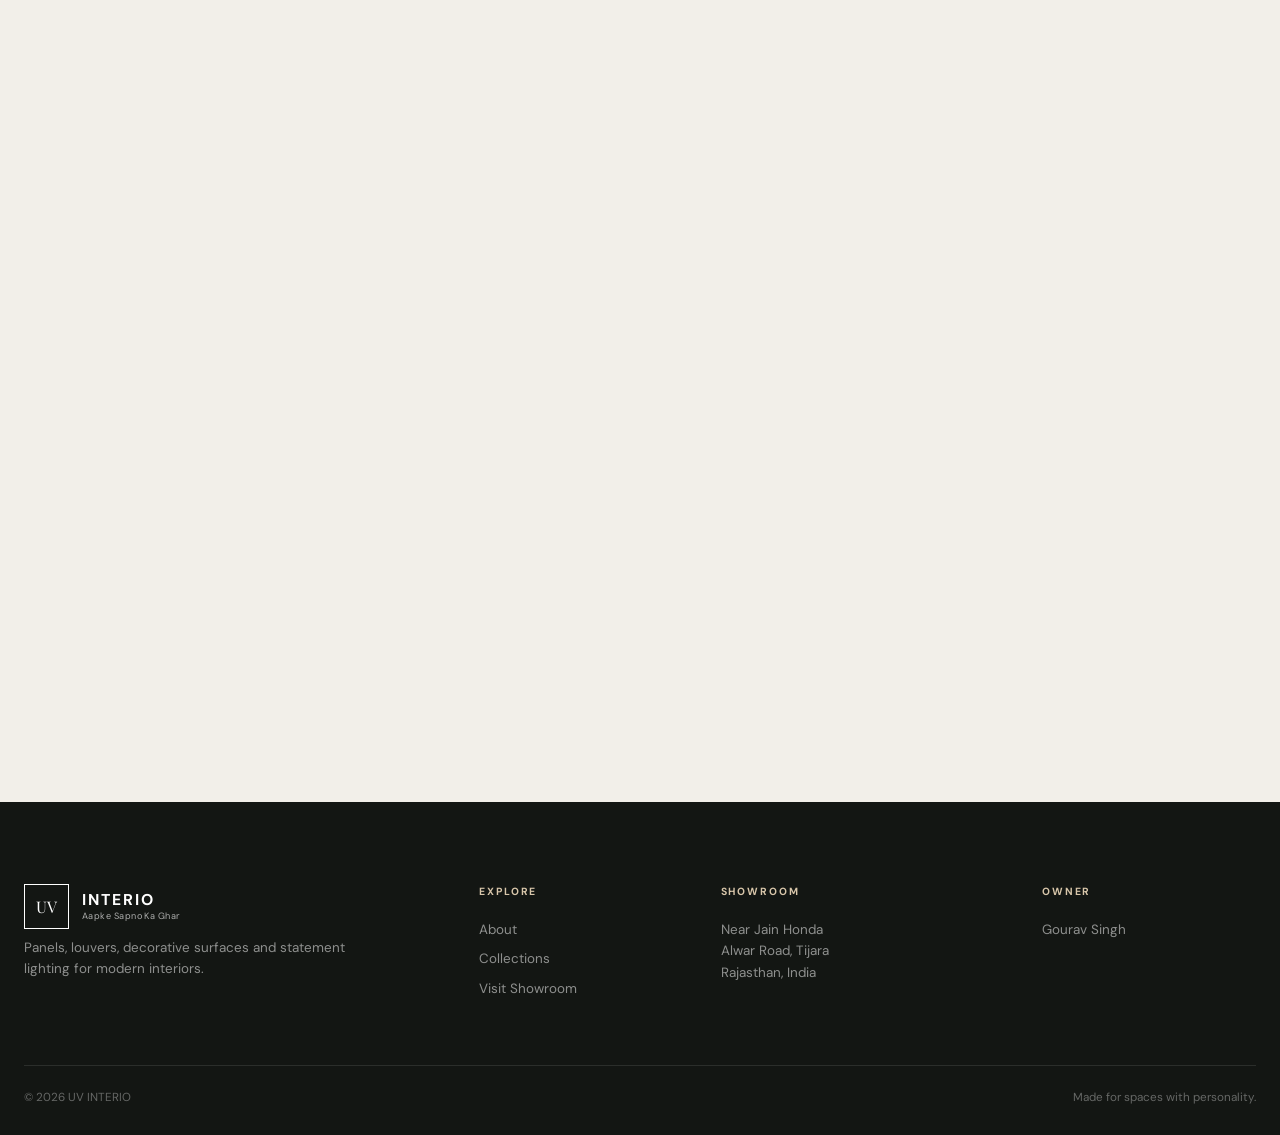
<file: contact.html>
<!DOCTYPE html><html lang="en"><head><meta charset="UTF-8"><meta name="viewport" content="width=device-width,initial-scale=1"><meta name="description" content="Visit UV INTERIO near Jain Honda, Alwar Road, Tijara, Rajasthan."><title>Visit UV INTERIO | Tijara</title><link rel="preconnect" href="https://fonts.googleapis.com"><link rel="preconnect" href="https://fonts.gstatic.com" crossorigin><link href="https://fonts.googleapis.com/css2?family=DM+Sans:wght@400;500;600;700&family=Playfair+Display:ital,wght@0,500;0,600;1,500&display=swap" rel="stylesheet"><link rel="icon" href="favicon.svg" type="image/svg+xml"><link rel="stylesheet" href="styles.css"></head><body>
<header class="site-header dark-header" data-header><div class="container nav-wrap"><a class="brand" href="index.html"><span class="brand-mark">UV</span><span class="brand-copy"><strong>INTERIO</strong><small>Aapke Sapno Ka Ghar</small></span></a><button class="menu-toggle" aria-label="Open navigation" aria-expanded="false" data-menu-toggle><span></span><span></span></button><nav class="site-nav" data-nav><a href="index.html">Home</a><a href="about.html">About</a><a href="services.html">Collections</a><a class="active" href="contact.html">Visit Us</a></nav><a class="btn btn-small nav-cta" href="#map">Get Directions <span>↗</span></a></div></header>
<main><section class="page-hero contact-hero"><div class="container reveal"><p class="eyebrow">VISIT THE SHOWROOM</p><h1>See the finishes.<br>Feel the <em>difference.</em></h1><p class="lead">Bring room photos, measurements or inspiration screenshots and compare materials in person.</p></div></section>
<section class="section-pad"><div class="container contact-grid"><div class="contact-card reveal"><p class="eyebrow dark">UV INTERIO</p><h2>Come by.<br><em>Take your time.</em></h2><div class="contact-row"><span>Address</span><strong>Near Jain Honda, Alwar Road, Tijara, Rajasthan, India</strong></div><div class="contact-row"><span>Owner</span><strong>Gourav Singh</strong></div><div class="contact-row"><span>Phone</span><strong>[Add confirmed phone number]</strong></div><div class="contact-row"><span>WhatsApp</span><strong>[Add confirmed WhatsApp number]</strong></div><div class="contact-row"><span>Hours</span><strong>[Add showroom opening hours]</strong></div><p class="catalog-note">Phone number and opening hours are intentionally left as clear placeholders until you confirm the exact details.</p></div><form class="form-card reveal delay-1" data-demo-form><p class="eyebrow">ENQUIRY</p><h3>Tell us what you’re planning.</h3><div class="form-grid"><label>Name<input required type="text" placeholder="Your name"></label><label>Phone<input required type="tel" placeholder="Your phone"></label><label class="full">Interested in<select><option>PVC Panels / Louvers</option><option>UV Sheets / Charcoal Panels</option><option>Jhoomar / Chandeliers</option><option>Designer Lighting</option><option>Complete interior selection</option></select></label><label class="full">Message<textarea rows="5" placeholder="Tell us about your room or requirement"></textarea></label></div><button class="btn btn-light" type="submit">Send Enquiry <span>↗</span></button><p class="form-note">This demo form needs a form service or backend connection before submissions can be delivered.</p></form></div></section>
<section class="section-pad" id="map"><div class="container"><iframe class="map-frame" title="Map to UV Interio in Tijara" loading="lazy" referrerpolicy="no-referrer-when-downgrade" src="https://www.google.com/maps?q=Near%20Jain%20Honda%20Alwar%20Road%20Tijara%20Rajasthan&output=embed"></iframe></div></section></main>
<footer class="site-footer"><div class="container footer-top"><div class="footer-brand-block"><a class="brand" href="index.html"><span class="brand-mark">UV</span><span class="brand-copy"><strong>INTERIO</strong><small>Aapke Sapno Ka Ghar</small></span></a><p>Panels, louvers, decorative surfaces and statement lighting for modern interiors.</p></div><div><h4>Explore</h4><a href="about.html">About</a><a href="services.html">Collections</a><a href="contact.html">Visit Showroom</a></div><div><h4>Showroom</h4><p>Near Jain Honda<br>Alwar Road, Tijara<br>Rajasthan, India</p></div><div><h4>Owner</h4><p>Gourav Singh</p></div></div><div class="container footer-bottom"><span>© <span id="year"></span> UV INTERIO</span><span>Made for spaces with personality.</span></div></footer><script src="catalog-data.js"></script><script src="main.js"></script></body></html>
</file>
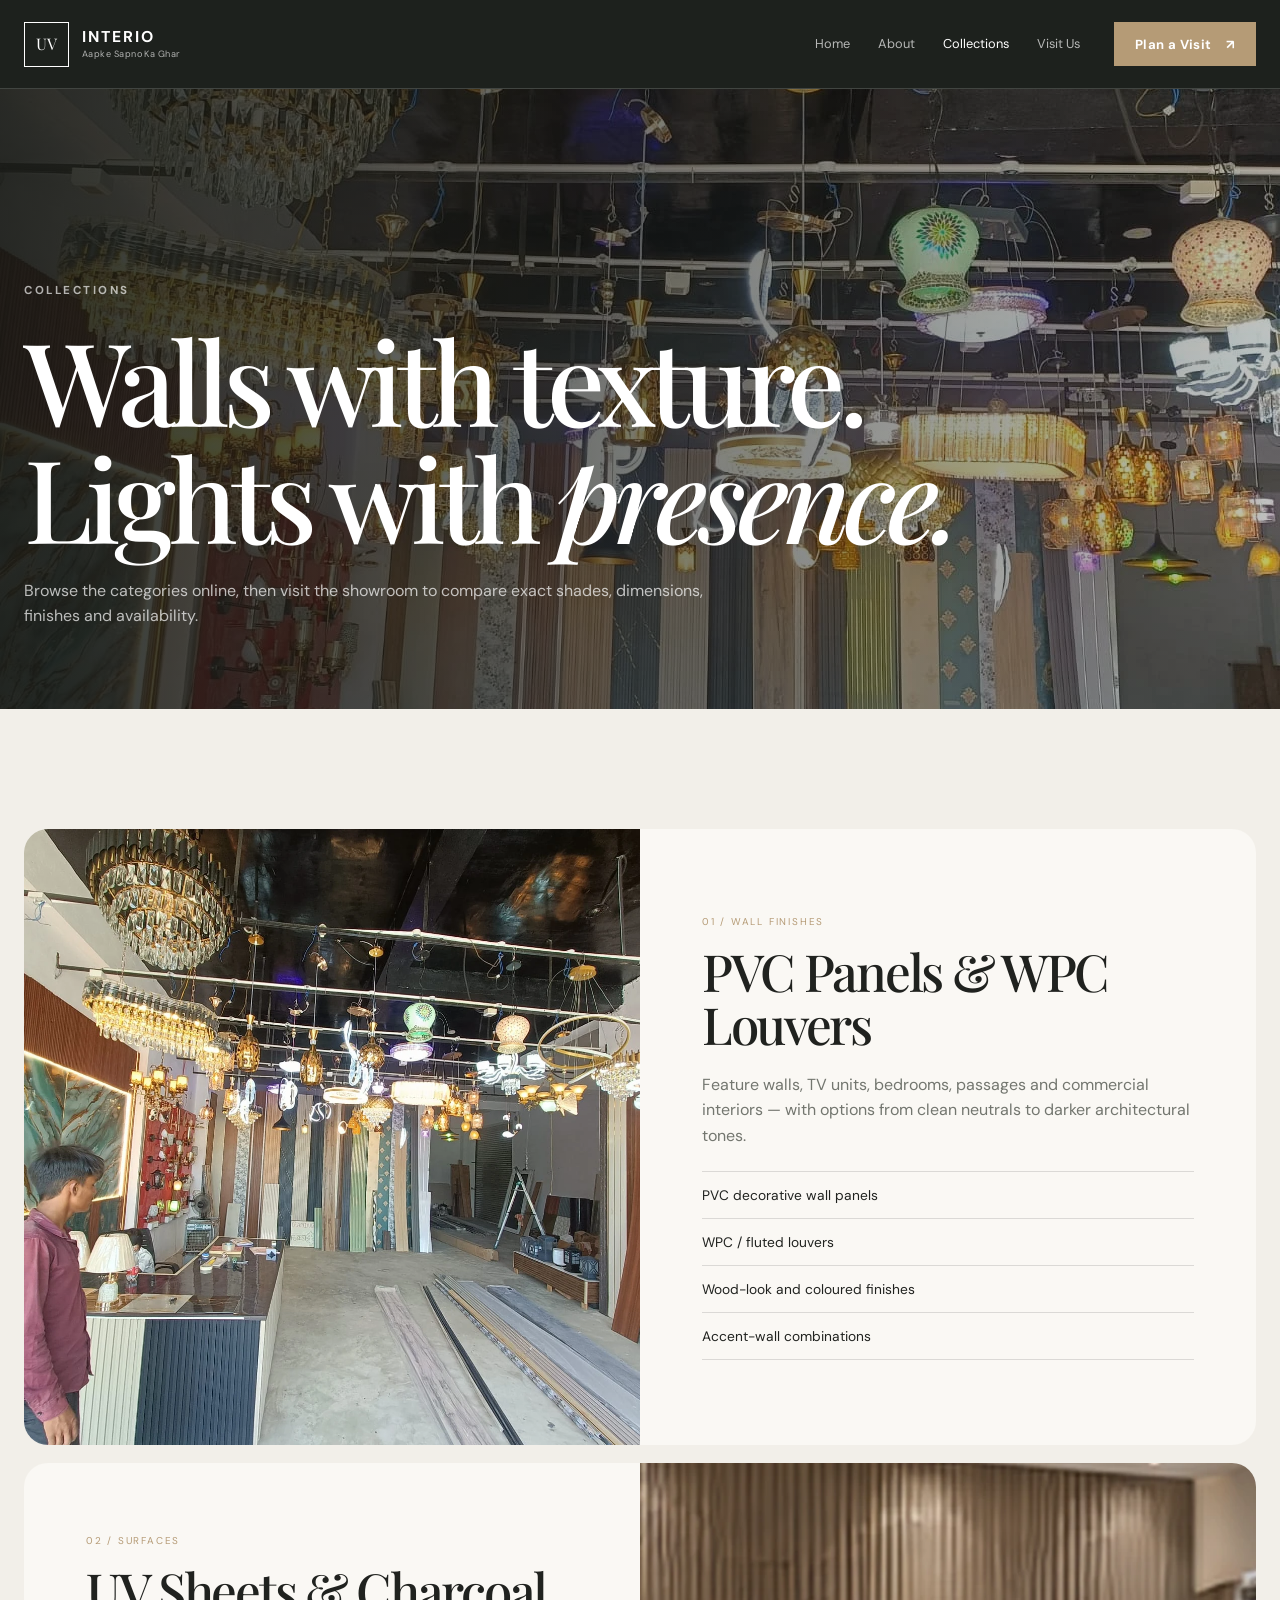
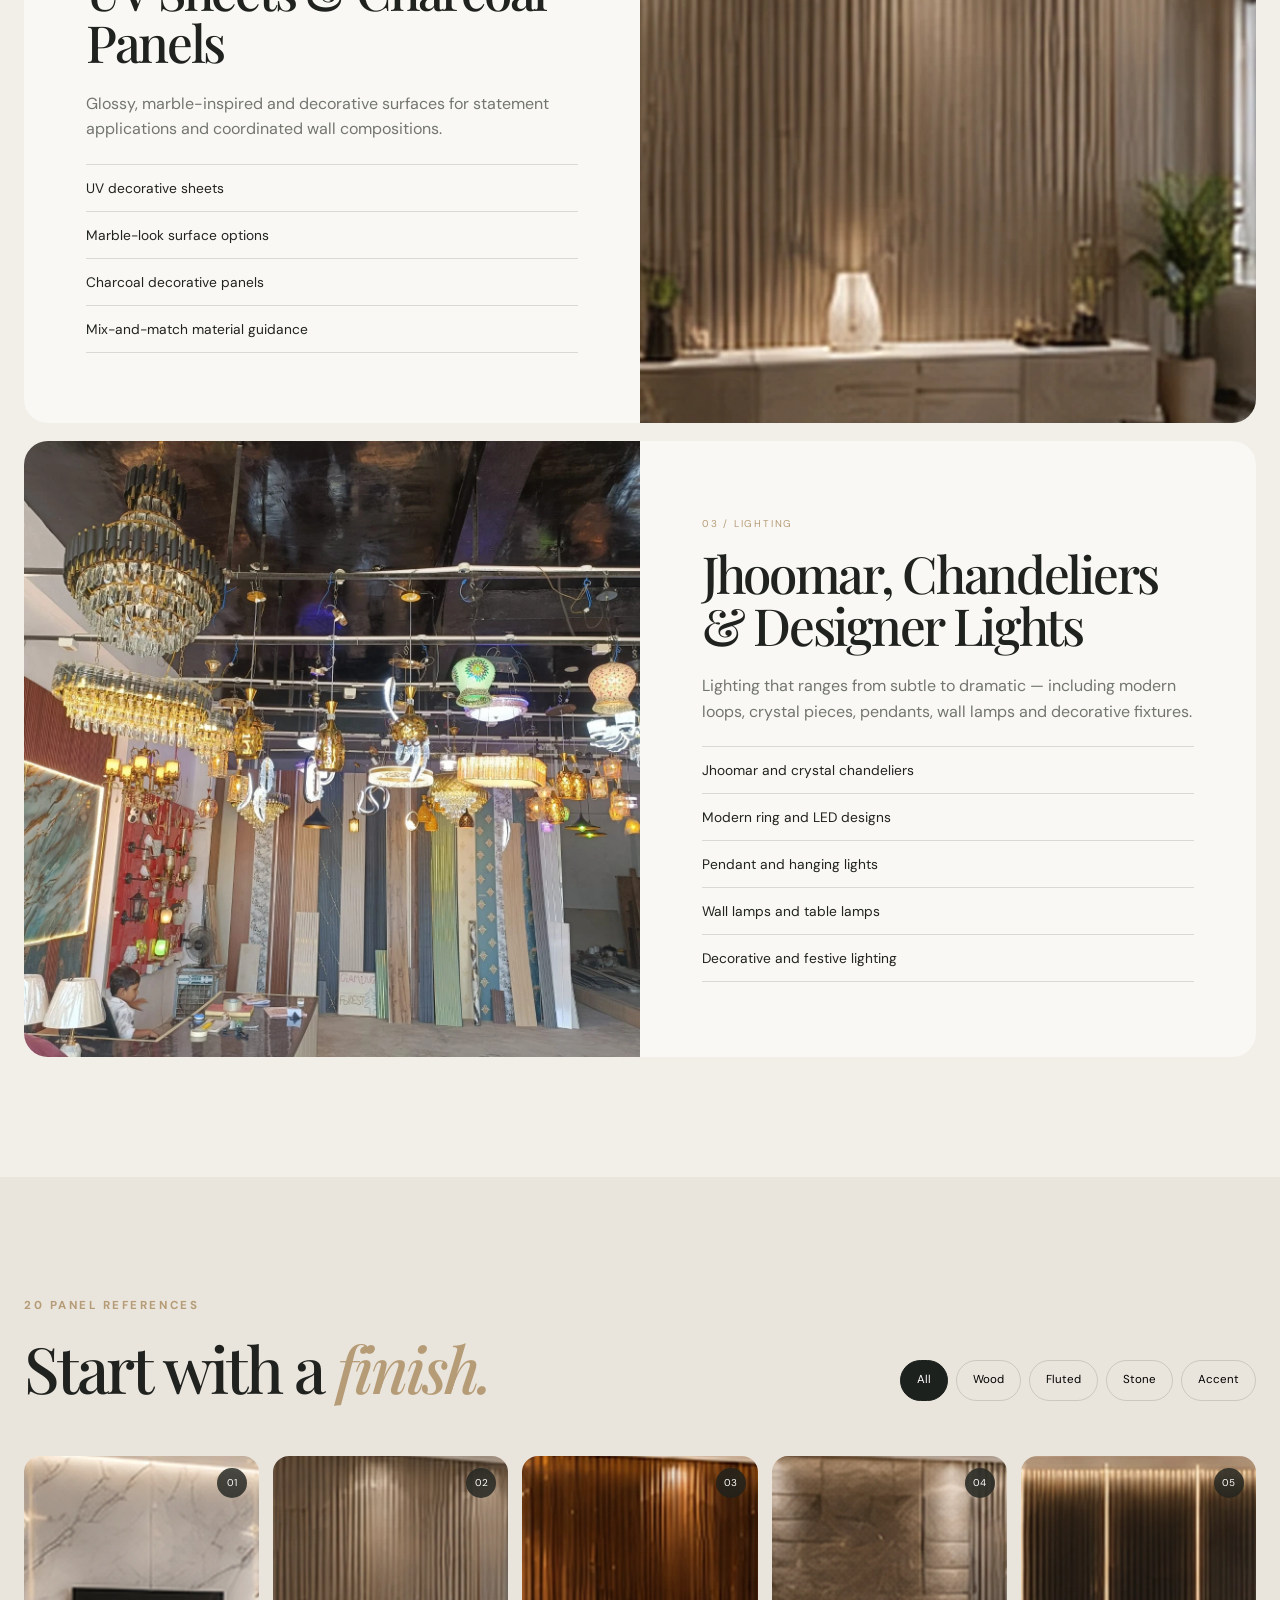
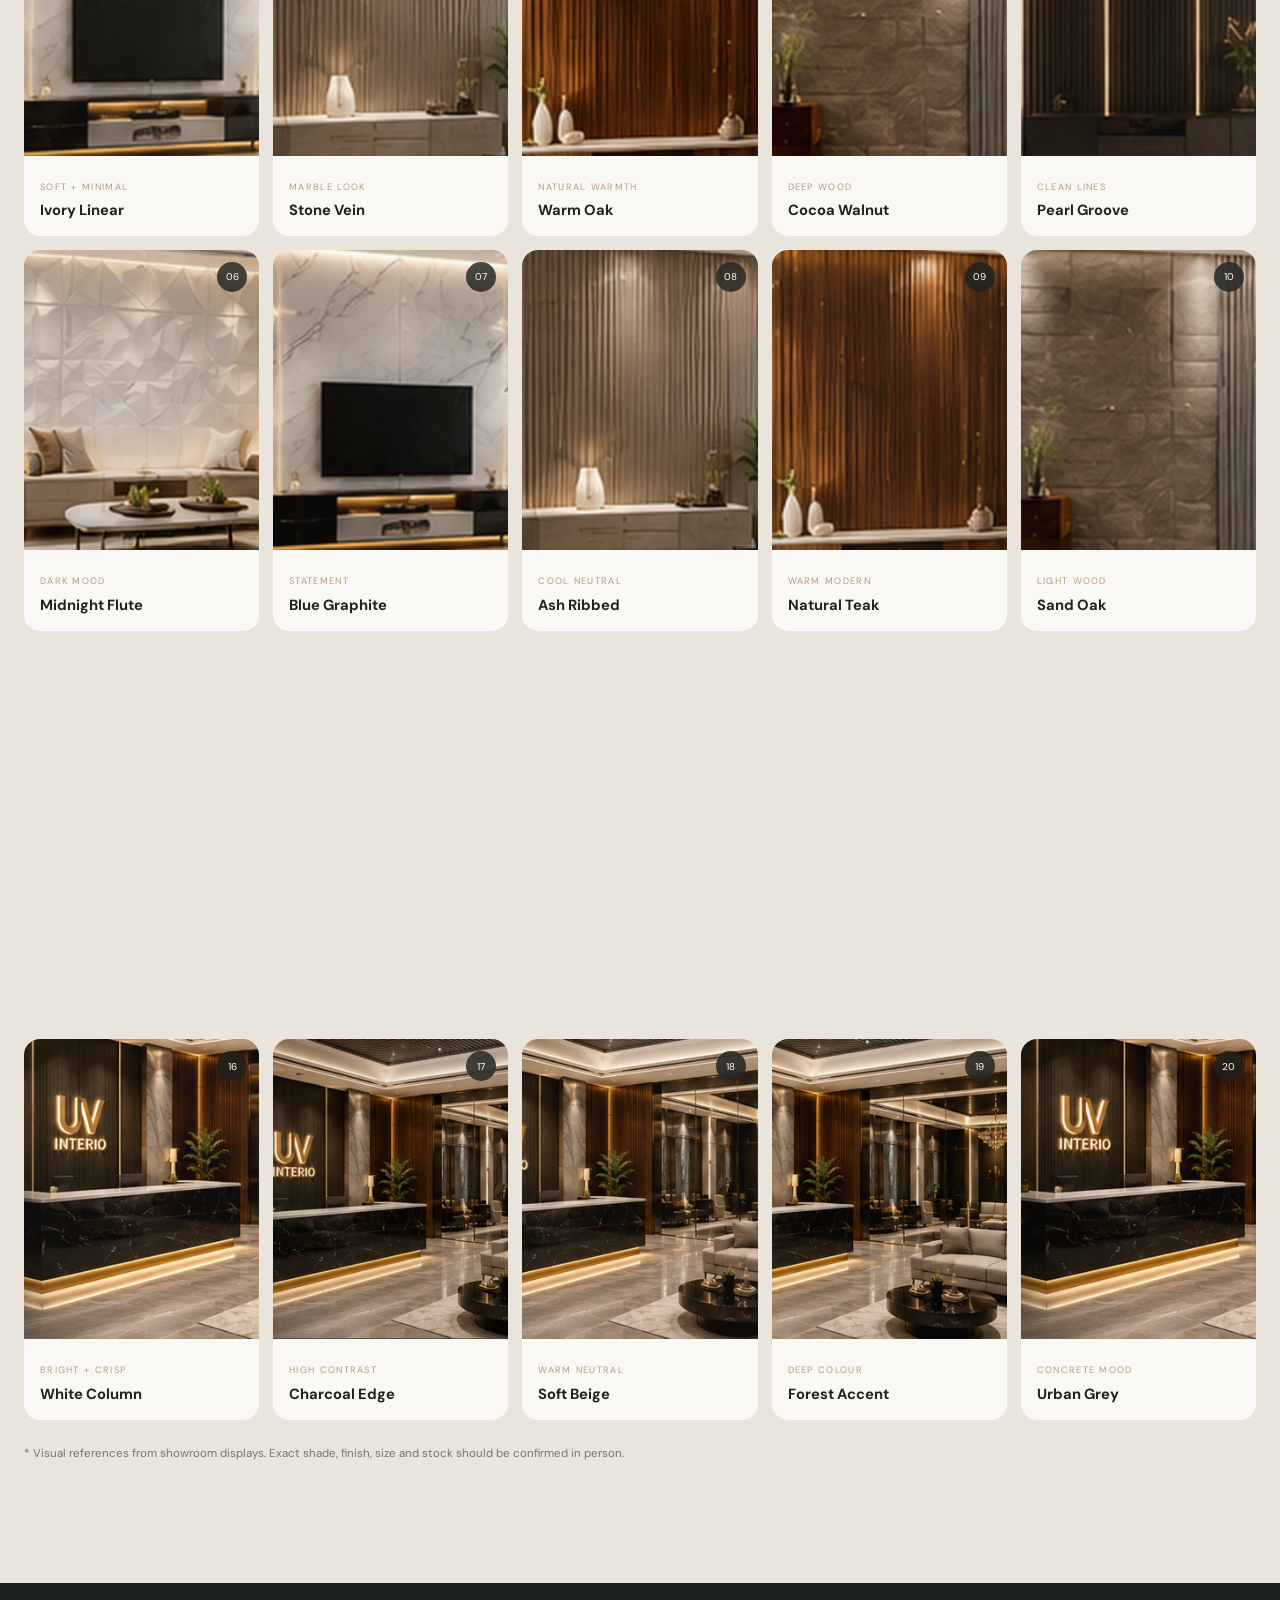
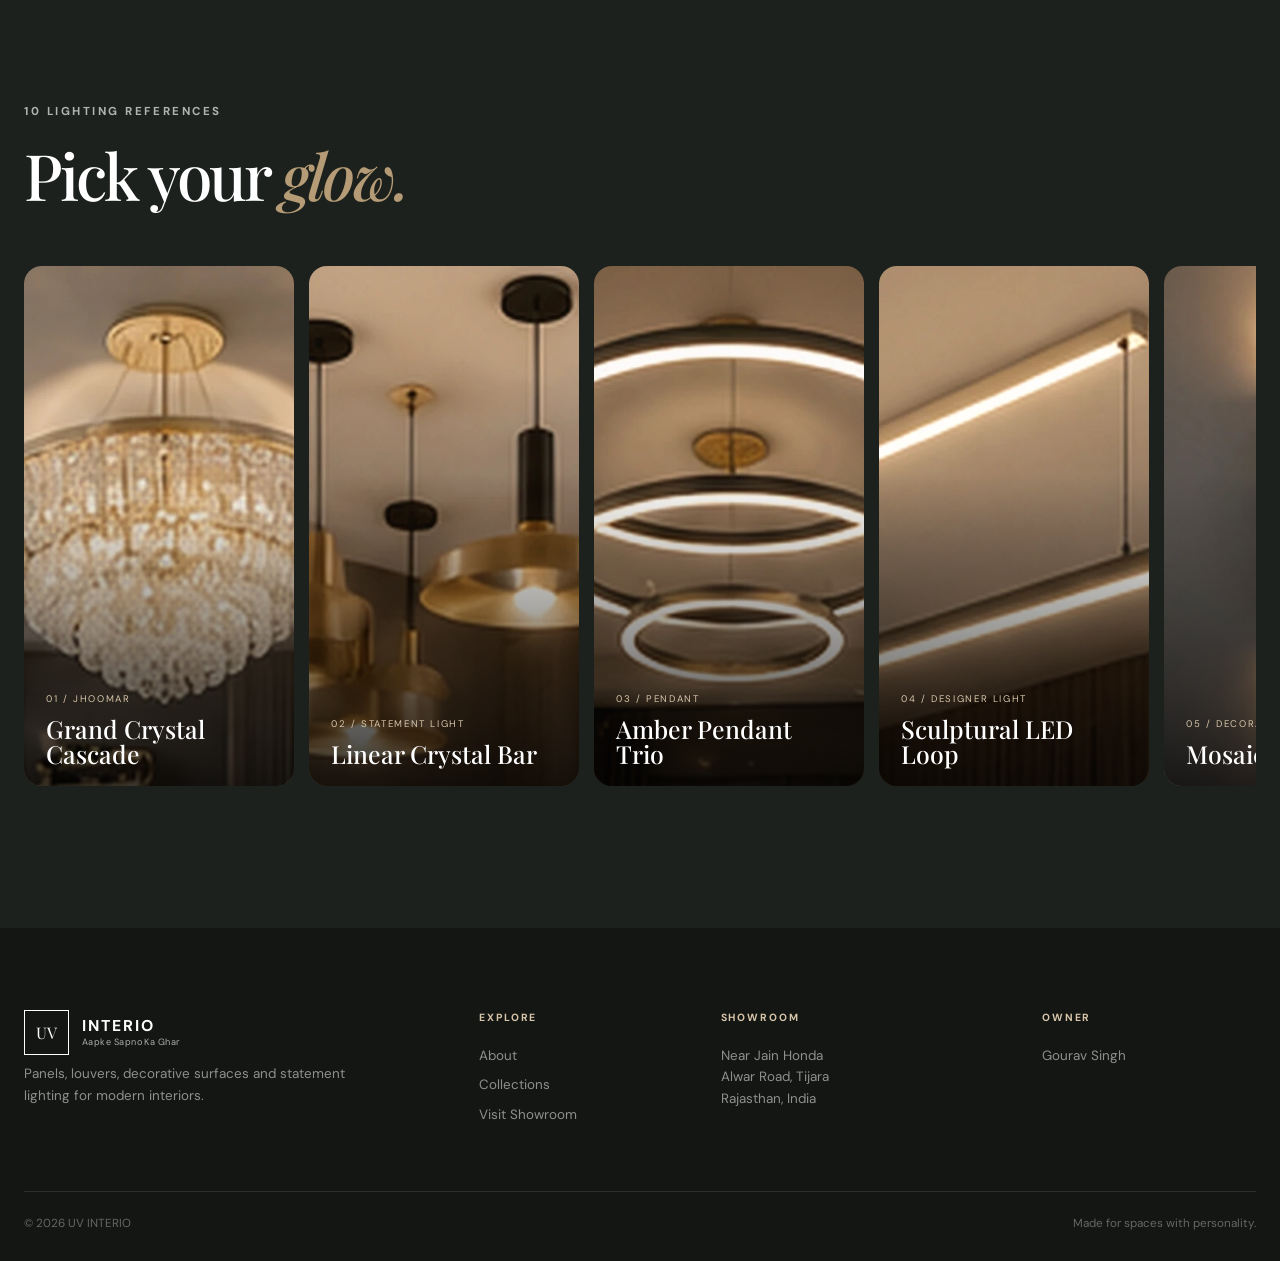
<file: services.html>
<!DOCTYPE html><html lang="en"><head><meta charset="UTF-8"><meta name="viewport" content="width=device-width,initial-scale=1"><meta name="description" content="Explore UV INTERIO collections: PVC panels, WPC louvers, UV sheets, charcoal panels, chandeliers, jhoomar, lamps and designer lighting."><title>Collections | UV INTERIO</title><link rel="preconnect" href="https://fonts.googleapis.com"><link rel="preconnect" href="https://fonts.gstatic.com" crossorigin><link href="https://fonts.googleapis.com/css2?family=DM+Sans:wght@400;500;600;700&family=Playfair+Display:ital,wght@0,500;0,600;1,500&display=swap" rel="stylesheet"><link rel="icon" href="favicon.svg" type="image/svg+xml"><link rel="stylesheet" href="styles.css"></head><body>
<header class="site-header dark-header" data-header><div class="container nav-wrap"><a class="brand" href="index.html"><span class="brand-mark">UV</span><span class="brand-copy"><strong>INTERIO</strong><small>Aapke Sapno Ka Ghar</small></span></a><button class="menu-toggle" aria-label="Open navigation" aria-expanded="false" data-menu-toggle><span></span><span></span></button><nav class="site-nav" data-nav><a href="index.html">Home</a><a href="about.html">About</a><a class="active" href="services.html">Collections</a><a href="contact.html">Visit Us</a></nav><a class="btn btn-small nav-cta" href="contact.html">Plan a Visit <span>↗</span></a></div></header>
<main><section class="page-hero services-hero"><div class="container reveal"><p class="eyebrow">COLLECTIONS</p><h1>Walls with texture.<br>Lights with <em>presence.</em></h1><p class="lead">Browse the categories online, then visit the showroom to compare exact shades, dimensions, finishes and availability.</p></div></section>
<section class="section-pad"><div class="container service-stack"><article class="service-block reveal"><div class="service-media"><img src="showroom-wide.webp" alt="Wall panel display at UV Interio"></div><div class="service-content"><span>01 / WALL FINISHES</span><h2>PVC Panels & WPC Louvers</h2><p>Feature walls, TV units, bedrooms, passages and commercial interiors — with options from clean neutrals to darker architectural tones.</p><ul class="service-list"><li>PVC decorative wall panels</li><li>WPC / fluted louvers</li><li>Wood-look and coloured finishes</li><li>Accent-wall combinations</li></ul></div></article>
<article class="service-block reveal" id="surfaces"><div class="service-media"><img src="panel-02.webp" alt="UV sheet and decorative surface visual sample"></div><div class="service-content"><span>02 / SURFACES</span><h2>UV Sheets & Charcoal Panels</h2><p>Glossy, marble-inspired and decorative surfaces for statement applications and coordinated wall compositions.</p><ul class="service-list"><li>UV decorative sheets</li><li>Marble-look surface options</li><li>Charcoal decorative panels</li><li>Mix-and-match material guidance</li></ul></div></article>
<article class="service-block reveal" id="lighting"><div class="service-media"><img src="showroom-interior.webp" alt="Chandeliers and designer lights in UV Interio showroom"></div><div class="service-content"><span>03 / LIGHTING</span><h2>Jhoomar, Chandeliers & Designer Lights</h2><p>Lighting that ranges from subtle to dramatic — including modern loops, crystal pieces, pendants, wall lamps and decorative fixtures.</p><ul class="service-list"><li>Jhoomar and crystal chandeliers</li><li>Modern ring and LED designs</li><li>Pendant and hanging lights</li><li>Wall lamps and table lamps</li><li>Decorative and festive lighting</li></ul></div></article></div></div></section>
<section class="panel-lab section-pad"><div class="container"><div class="section-title-row reveal"><div><p class="eyebrow dark">20 PANEL REFERENCES</p><h2>Start with a <em>finish.</em></h2></div><div class="filter-bar"><button class="filter-chip active" data-filter="all">All</button><button class="filter-chip" data-filter="wood">Wood</button><button class="filter-chip" data-filter="fluted">Fluted</button><button class="filter-chip" data-filter="stone">Stone</button><button class="filter-chip" data-filter="accent">Accent</button></div></div><div class="panel-grid" id="panel-grid"></div><p class="catalog-note">* Visual references from showroom displays. Exact shade, finish, size and stock should be confirmed in person.</p></div></section>
<section class="section-pad section-dark"><div class="container"><div class="section-title-row reveal"><div><p class="eyebrow">10 LIGHTING REFERENCES</p><h2>Pick your <em>glow.</em></h2></div></div><div class="light-strip" id="light-strip"></div></div></section></main>
<footer class="site-footer"><div class="container footer-top"><div class="footer-brand-block"><a class="brand" href="index.html"><span class="brand-mark">UV</span><span class="brand-copy"><strong>INTERIO</strong><small>Aapke Sapno Ka Ghar</small></span></a><p>Panels, louvers, decorative surfaces and statement lighting for modern interiors.</p></div><div><h4>Explore</h4><a href="about.html">About</a><a href="services.html">Collections</a><a href="contact.html">Visit Showroom</a></div><div><h4>Showroom</h4><p>Near Jain Honda<br>Alwar Road, Tijara<br>Rajasthan, India</p></div><div><h4>Owner</h4><p>Gourav Singh</p></div></div><div class="container footer-bottom"><span>© <span id="year"></span> UV INTERIO</span><span>Made for spaces with personality.</span></div></footer><script src="catalog-data.js"></script><script src="main.js"></script></body></html>
</file>
<file: styles.css>
:root {
  --font-body: "DM Sans", system-ui, sans-serif;
  --font-display: "Playfair Display", Georgia, serif;
  --color-primary: #1d211d;
  --color-primary-soft: #30382f;
  --color-secondary: #b59b76;
  --color-accent: #d8c6aa;
  --color-bg: #f2efe9;
  --color-surface: #faf8f4;
  --color-white: #ffffff;
  --color-text: #20221f;
  --color-muted: #73766f;
  --color-border: rgba(32,34,31,.14);
  --container: 1240px;
  --radius-sm: 10px;
  --radius-md: 24px;
  --radius-lg: 38px;
  --shadow: 0 28px 80px rgba(20,22,19,.14);
  --ease: cubic-bezier(.2,.7,.2,1);
}
*{box-sizing:border-box;margin:0;padding:0}html{scroll-behavior:smooth}body{font-family:var(--font-body);background:var(--color-bg);color:var(--color-text);line-height:1.6;overflow-x:hidden}body.menu-open{overflow:hidden}img{display:block;width:100%;height:100%;object-fit:cover}a{text-decoration:none;color:inherit}button,input,select,textarea{font:inherit}.container{width:min(var(--container),calc(100% - 48px));margin-inline:auto}.section-pad{padding:120px 0}.section-dark{background:var(--color-primary);color:var(--color-white)}.noise{position:fixed;inset:0;z-index:999;pointer-events:none;opacity:.025;background-image:url("data:image/svg+xml,%3Csvg viewBox='0 0 180 180' xmlns='http://www.w3.org/2000/svg'%3E%3Cfilter id='n'%3E%3CfeTurbulence type='fractalNoise' baseFrequency='.9' numOctaves='4' stitchTiles='stitch'/%3E%3C/filter%3E%3Crect width='100%25' height='100%25' filter='url(%23n)' opacity='.6'/%3E%3C/svg%3E")}.cursor-glow{position:fixed;width:380px;height:380px;border-radius:50%;background:radial-gradient(circle,rgba(216,198,170,.12),transparent 68%);pointer-events:none;z-index:0;transform:translate(-50%,-50%);transition:opacity .2s;mix-blend-mode:multiply}
.eyebrow{font-size:.72rem;letter-spacing:.22em;font-weight:700;text-transform:uppercase;color:rgba(255,255,255,.66);margin-bottom:20px}.eyebrow.dark{color:var(--color-secondary)}h1,h2,h3{font-family:var(--font-display);font-weight:500;line-height:1.02}h2{font-size:clamp(2.7rem,5vw,5.4rem);letter-spacing:-.045em}h2 em{color:var(--color-secondary);font-weight:500}h3{font-size:1.6rem}.btn{display:inline-flex;align-items:center;justify-content:center;gap:14px;min-height:54px;padding:0 28px;background:var(--color-secondary);color:#fff;border:1px solid var(--color-secondary);font-size:.82rem;font-weight:700;letter-spacing:.03em;transition:transform .35s var(--ease),background .35s,color .35s}.btn:hover{transform:translateY(-3px);background:#9f865f}.btn-small{min-height:44px;padding:0 20px}.btn-light{background:#fff;color:var(--color-primary);border-color:#fff}.btn-light:hover{background:var(--color-accent)}.ghost-link,.text-link{display:inline-flex;align-items:center;gap:11px;font-weight:700;font-size:.86rem}.ghost-link{color:#fff}.ghost-link span,.text-link span,.btn span{transition:transform .3s var(--ease)}.ghost-link:hover span,.text-link:hover span,.btn:hover span{transform:translate(4px,-4px)}
.site-header{position:absolute;z-index:50;top:0;width:100%;color:#fff;border-bottom:1px solid rgba(255,255,255,.16);transition:.35s var(--ease)}.site-header.scrolled{position:fixed;background:rgba(24,28,24,.86);backdrop-filter:blur(18px);box-shadow:0 10px 30px rgba(0,0,0,.08)}.dark-header{position:relative;background:var(--color-primary)}.nav-wrap{height:88px;display:flex;align-items:center;gap:34px}.brand{display:flex;align-items:center;gap:13px}.brand-mark{display:grid;place-items:center;width:45px;height:45px;border:1px solid currentColor;font-family:var(--font-display);font-size:1rem;letter-spacing:.03em}.brand-copy{display:flex;flex-direction:column;line-height:1}.brand-copy strong{font-size:.98rem;letter-spacing:.13em}.brand-copy small{font-size:.57rem;letter-spacing:.05em;opacity:.65;margin-top:5px}.site-nav{display:flex;align-items:center;gap:28px;margin-left:auto}.site-nav a{font-size:.8rem;color:rgba(255,255,255,.68);transition:.25s}.site-nav a:hover,.site-nav a.active{color:#fff}.menu-toggle{display:none;margin-left:auto;background:transparent;border:0;width:42px;height:42px;position:relative}.menu-toggle span{position:absolute;left:9px;width:24px;height:1px;background:#fff}.menu-toggle span:first-child{top:16px}.menu-toggle span:last-child{top:25px}
.hero-v2{position:relative;min-height:860px;height:100vh;max-height:1040px;color:#fff;overflow:hidden;display:flex;align-items:center}.hero-media,.hero-media img,.hero-shade{position:absolute;inset:0}.hero-media img{transform:scale(1.07);animation:heroBreath 12s ease-in-out infinite alternate}.hero-shade{background:linear-gradient(90deg,rgba(15,18,15,.88) 0%,rgba(15,18,15,.62) 48%,rgba(15,18,15,.18) 100%),linear-gradient(180deg,rgba(0,0,0,.05),rgba(0,0,0,.32))}.hero-grid{position:relative;z-index:2;display:grid;grid-template-columns:1fr auto;align-items:end;gap:50px;padding-top:100px}.hero-copy-block{max-width:900px}.hero-copy-block h1{font-size:clamp(5.4rem,12vw,10.7rem);letter-spacing:-.075em;line-height:.82}.hero-copy-block h1 span{color:var(--color-accent);font-style:italic;font-weight:500}.hero-tagline{font-family:var(--font-display);font-size:clamp(1.7rem,3vw,3.1rem);line-height:1.08;max-width:760px;margin:34px 0 18px}.hero-tagline em{color:var(--color-accent);font-weight:500}.hero-description{max-width:680px;color:rgba(255,255,255,.72);font-size:1.03rem}.hero-actions{display:flex;align-items:center;gap:28px;margin-top:34px}.hero-meta{display:flex;flex-direction:column;align-items:flex-end;gap:22px;text-align:right;padding-bottom:10px}.meta-pill{padding:10px 15px;border:1px solid rgba(255,255,255,.22);background:rgba(20,23,20,.35);backdrop-filter:blur(12px);font-size:.72rem;border-radius:999px}.status-dot{display:inline-block;width:7px;height:7px;border-radius:50%;background:#a8c28d;margin-right:8px;box-shadow:0 0 0 5px rgba(168,194,141,.12)}.hero-address span{display:block;font-size:.66rem;text-transform:uppercase;letter-spacing:.18em;color:rgba(255,255,255,.5);margin-bottom:7px}.hero-address strong{font-family:var(--font-display);font-weight:500;font-size:1.1rem}.scroll-cue{position:absolute;z-index:3;left:32px;bottom:35px;display:flex;align-items:center;gap:12px;transform:rotate(-90deg);transform-origin:left center;font-size:.6rem;letter-spacing:.25em;color:rgba(255,255,255,.55)}.scroll-cue i{width:50px;height:1px;background:rgba(255,255,255,.35)}@keyframes heroBreath{to{transform:scale(1.13)}}
.marquee{overflow:hidden;background:var(--color-accent);color:var(--color-primary);border-block:1px solid rgba(0,0,0,.08)}.marquee-track{width:max-content;display:flex;align-items:center;gap:30px;padding:16px 0;animation:marquee 28s linear infinite}.marquee span{font-size:.72rem;font-weight:800;letter-spacing:.2em}.marquee i{font-style:normal;opacity:.45}@keyframes marquee{to{transform:translateX(-50%)}}
.founder-grid{display:grid;grid-template-columns:.78fr 1.22fr;gap:100px;align-items:center}.founder-photo{position:relative;min-height:650px;overflow:hidden;border-radius:var(--radius-md);box-shadow:var(--shadow)}.founder-photo img{object-position:center 37%}.photo-label{position:absolute;left:22px;right:22px;bottom:22px;padding:18px 20px;background:rgba(25,28,24,.82);backdrop-filter:blur(14px);color:#fff;display:flex;align-items:center;justify-content:space-between;gap:20px}.photo-label span{font-size:.61rem;letter-spacing:.2em;color:var(--color-accent)}.photo-label strong{font-family:var(--font-display);font-weight:500;font-size:1.25rem}.founder-copy h2{max-width:760px}.founder-copy>p:not(.eyebrow){max-width:680px;color:var(--color-muted);font-size:1.05rem;margin:28px 0}.signature-line{display:flex;flex-direction:column;margin:34px 0}.signature-line span{font-family:var(--font-display);font-size:2.1rem;font-style:italic}.signature-line small{color:var(--color-muted);margin-top:2px}
.showroom-grid{display:grid;grid-template-columns:.86fr 1.14fr;gap:90px;align-items:center}.showroom-copy h2 em{color:var(--color-accent)}.showroom-copy>p:not(.eyebrow){color:rgba(255,255,255,.62);max-width:610px;margin:28px 0}.stats-grid{display:grid;grid-template-columns:repeat(3,1fr);gap:12px;margin-top:46px}.stats-grid div{padding-top:18px;border-top:1px solid rgba(255,255,255,.18)}.stats-grid strong{display:block;font-family:var(--font-display);font-size:2.4rem;color:var(--color-accent);font-weight:500}.stats-grid span{display:block;font-size:.72rem;color:rgba(255,255,255,.5);margin-top:6px}.showroom-stack{position:relative;min-height:710px}.stack-main{position:absolute;inset:0 0 45px 70px;overflow:hidden;border-radius:var(--radius-md)}.stack-main img{object-position:center}.stack-float{position:absolute;width:38%;height:42%;left:0;bottom:0;border:8px solid var(--color-primary);overflow:hidden;border-radius:var(--radius-sm)}.stack-caption{position:absolute;right:-55px;bottom:120px;transform:rotate(90deg);font-size:.62rem;letter-spacing:.18em;color:rgba(255,255,255,.45)}
.section-title-row{display:flex;justify-content:space-between;align-items:flex-end;gap:40px;margin-bottom:55px}.section-sidecopy{max-width:420px;color:var(--color-muted)}.collection-bento{display:grid;grid-template-columns:1.15fr .85fr;grid-template-rows:430px 330px;gap:18px}.bento-card{position:relative;overflow:hidden;border-radius:var(--radius-md);color:#fff}.bento-card img{transition:transform .8s var(--ease),filter .8s}.bento-card:after{content:"";position:absolute;inset:0;background:linear-gradient(180deg,transparent 30%,rgba(15,18,15,.86) 100%)}.bento-card>div{position:absolute;z-index:2;left:30px;right:30px;bottom:28px}.bento-card span{font-size:.6rem;letter-spacing:.18em;color:var(--color-accent)}.bento-card h3{font-size:2.1rem;margin:8px 0}.bento-card p{font-size:.83rem;color:rgba(255,255,255,.66);max-width:420px}.bento-card:hover img{transform:scale(1.045);filter:saturate(1.06)}.bento-panels{grid-row:1/3}.bento-light img{object-position:center 20%}.bento-sheet,.bento-design{display:none}
.panel-lab{background:#e9e4dc}.filter-bar{display:flex;flex-wrap:wrap;gap:8px;justify-content:flex-end}.filter-chip{border:1px solid var(--color-border);background:transparent;border-radius:999px;padding:10px 16px;font-size:.72rem;cursor:pointer;transition:.25s}.filter-chip:hover,.filter-chip.active{background:var(--color-primary);color:#fff;border-color:var(--color-primary)}.panel-grid{display:grid;grid-template-columns:repeat(5,1fr);gap:14px}.panel-card{position:relative;background:var(--color-surface);border-radius:16px;overflow:hidden;min-width:0;transition:transform .35s var(--ease),box-shadow .35s}.panel-card:hover{transform:translateY(-7px);box-shadow:0 22px 50px rgba(20,22,19,.12)}.panel-media{height:300px;overflow:hidden;background:#ddd}.panel-media img{transition:transform .7s var(--ease)}.panel-card:hover img{transform:scale(1.055)}.panel-info{padding:16px 16px 18px}.panel-info span{font-size:.58rem;letter-spacing:.14em;color:var(--color-secondary);text-transform:uppercase}.panel-info h3{font-family:var(--font-body);font-size:.92rem;font-weight:700;margin-top:6px}.panel-number{position:absolute;top:12px;right:12px;z-index:2;width:30px;height:30px;display:grid;place-items:center;background:rgba(29,33,29,.8);backdrop-filter:blur(8px);color:#fff;border-radius:50%;font-size:.62rem}.catalog-note{margin-top:25px;color:var(--color-muted);font-size:.72rem;max-width:850px}
.lighting-edit .section-title-row h2 em{color:var(--color-accent)}.light-strip{display:grid;grid-auto-flow:column;grid-auto-columns:minmax(270px,32vw);gap:15px;overflow-x:auto;padding:4px 2px 22px;scroll-snap-type:x mandatory;scrollbar-width:thin;scrollbar-color:var(--color-secondary) transparent}.light-card{scroll-snap-align:start;position:relative;height:520px;overflow:hidden;border-radius:18px;background:#111}.light-card img{transition:transform .8s var(--ease)}.light-card:hover img{transform:scale(1.05)}.light-card:after{content:"";position:absolute;inset:0;background:linear-gradient(180deg,transparent 40%,rgba(0,0,0,.78))}.light-info{position:absolute;z-index:2;left:22px;right:22px;bottom:20px}.light-info span{font-size:.6rem;letter-spacing:.17em;color:var(--color-accent);text-transform:uppercase}.light-info h3{font-size:1.55rem;margin-top:6px}.light-note{color:rgba(255,255,255,.46)}
.experience-grid{display:grid;grid-template-columns:.9fr 1.1fr;gap:110px}.experience-heading{position:sticky;top:140px;align-self:start}.steps-list{border-top:1px solid var(--color-border)}.step{display:grid;grid-template-columns:70px 1fr;gap:25px;padding:38px 0;border-bottom:1px solid var(--color-border)}.step>span{font-family:var(--font-display);color:var(--color-secondary);font-size:1.2rem}.step h3{font-size:1.9rem;margin-bottom:9px}.step p{color:var(--color-muted);max-width:620px}.visit-cta{position:relative;min-height:680px;color:#fff;display:flex;align-items:center;overflow:hidden}.visit-cta>img,.visit-overlay{position:absolute;inset:0}.visit-cta>img{object-position:center 30%}.visit-overlay{background:linear-gradient(90deg,rgba(16,19,16,.9),rgba(16,19,16,.44),rgba(16,19,16,.15))}.visit-content{position:relative;z-index:2}.visit-content h2{font-size:clamp(3rem,6vw,6.5rem);max-width:850px}.visit-content h2 em{color:var(--color-accent)}.visit-content>p:not(.eyebrow){margin:24px 0 30px;color:rgba(255,255,255,.7)}.visit-actions{display:flex;align-items:center;gap:28px}
.site-footer{background:#131613;color:#fff;padding:82px 0 28px}.footer-top{display:grid;grid-template-columns:1.5fr .7fr 1fr .8fr;gap:54px}.footer-brand-block p{color:rgba(255,255,255,.46);max-width:360px;font-size:.86rem;margin-top:20px}.footer-top h4{font-size:.65rem;letter-spacing:.18em;text-transform:uppercase;color:var(--color-accent);margin-bottom:18px}.footer-top a:not(.brand),.footer-top p{display:block;color:rgba(255,255,255,.52);font-size:.84rem;margin:8px 0}.footer-bottom{display:flex;justify-content:space-between;border-top:1px solid rgba(255,255,255,.1);margin-top:58px;padding-top:22px;color:rgba(255,255,255,.35);font-size:.73rem}
.page-hero{position:relative;min-height:620px;display:flex;align-items:flex-end;color:#fff;padding:140px 0 80px;overflow:hidden;background-position:center;background-size:cover}.page-hero:before{content:"";position:absolute;inset:0;background:linear-gradient(90deg,rgba(18,21,18,.88),rgba(18,21,18,.26))}.page-hero .container{position:relative;z-index:2}.page-hero h1{font-size:clamp(4rem,9vw,8.5rem);letter-spacing:-.06em}.page-hero p.lead{max-width:700px;color:rgba(255,255,255,.7);margin-top:22px}.about-hero{background-image:url('showroom-wide.webp')}.services-hero{background-image:url('showroom-interior.webp')}.contact-hero{background-image:url('showroom-front.webp')}.story-grid,.owner-grid,.contact-grid{display:grid;grid-template-columns:1fr 1fr;gap:90px;align-items:center}.story-photo,.owner-photo{min-height:620px;border-radius:var(--radius-md);overflow:hidden}.story-copy p,.owner-copy p{color:var(--color-muted);margin:22px 0}.values-grid{display:grid;grid-template-columns:repeat(3,1fr);gap:15px}.value-card{background:var(--color-surface);padding:42px;border-radius:18px;min-height:280px}.value-card span{font-family:var(--font-display);color:var(--color-secondary);font-size:1.3rem}.value-card h3{margin:50px 0 14px}.value-card p{color:var(--color-muted);font-size:.9rem}.service-stack{display:grid;gap:18px}.service-block{display:grid;grid-template-columns:1fr 1fr;min-height:560px;background:var(--color-surface);border-radius:var(--radius-md);overflow:hidden}.service-block:nth-child(even) .service-media{order:2}.service-content{padding:62px;display:flex;flex-direction:column;justify-content:center}.service-content>span{font-size:.62rem;letter-spacing:.18em;color:var(--color-secondary)}.service-content h2{font-size:clamp(2.4rem,4vw,4.2rem);margin:15px 0 22px}.service-content p{color:var(--color-muted)}.service-list{margin-top:22px;border-top:1px solid var(--color-border)}.service-list li{list-style:none;padding:12px 0;border-bottom:1px solid var(--color-border);font-size:.86rem}.mini-gallery{display:grid;grid-template-columns:repeat(4,1fr);gap:12px;margin-top:30px}.mini-gallery img{height:170px;border-radius:12px}.contact-grid{align-items:start}.contact-card{background:var(--color-surface);padding:48px;border-radius:var(--radius-md)}.contact-row{display:grid;grid-template-columns:130px 1fr;gap:20px;padding:18px 0;border-top:1px solid var(--color-border)}.contact-row span{font-size:.67rem;letter-spacing:.12em;text-transform:uppercase;color:var(--color-secondary);font-weight:700}.contact-row strong{font-weight:600}.map-frame{width:100%;height:540px;border:0;border-radius:var(--radius-md)}.form-card{background:var(--color-primary);color:#fff;padding:48px;border-radius:var(--radius-md)}.form-grid{display:grid;grid-template-columns:1fr 1fr;gap:15px}.form-card label{display:block;font-size:.72rem;color:rgba(255,255,255,.7);margin-bottom:15px}.form-card input,.form-card textarea,.form-card select{width:100%;margin-top:7px;padding:14px;border:1px solid rgba(255,255,255,.18);background:rgba(255,255,255,.06);color:#fff;outline:none}.form-card select option{color:#111}.form-card .full{grid-column:1/-1}.form-note{font-size:.7rem;color:rgba(255,255,255,.45);margin-top:15px}
.reveal{opacity:0;transform:translateY(32px);transition:opacity .85s var(--ease),transform .85s var(--ease)}.reveal.visible{opacity:1;transform:none}.delay-1{transition-delay:.12s}.delay-2{transition-delay:.24s}.tilt-card{transform-style:preserve-3d;will-change:transform}.panel-card.is-hidden{display:none}
@media(max-width:1100px){.panel-grid{grid-template-columns:repeat(4,1fr)}.hero-grid{grid-template-columns:1fr}.hero-meta{display:none}.founder-grid,.showroom-grid,.experience-grid,.story-grid,.owner-grid,.contact-grid{gap:55px}.showroom-stack{min-height:600px}.section-pad{padding:100px 0}}
@media(max-width:860px){.container{width:min(var(--container),calc(100% - 30px))}.nav-cta{display:none}.menu-toggle{display:block;z-index:60}.site-nav{position:fixed;inset:0;background:rgba(20,24,20,.98);display:flex;flex-direction:column;justify-content:center;align-items:center;gap:24px;opacity:0;visibility:hidden;transition:.3s;z-index:40}.site-nav.open{opacity:1;visibility:visible}.site-nav a{font-family:var(--font-display);font-size:2.4rem}.hero-v2{min-height:760px}.hero-copy-block h1{font-size:clamp(4.7rem,18vw,8rem)}.founder-grid,.showroom-grid,.experience-grid,.story-grid,.owner-grid,.contact-grid{grid-template-columns:1fr}.founder-photo{min-height:620px}.showroom-stack{min-height:620px}.collection-bento{grid-template-columns:1fr;grid-template-rows:560px 430px}.bento-panels{grid-row:auto}.panel-grid{grid-template-columns:repeat(3,1fr)}.section-title-row{align-items:flex-start;flex-direction:column}.filter-bar{justify-content:flex-start}.experience-heading{position:static}.footer-top{grid-template-columns:1fr 1fr}.service-block{grid-template-columns:1fr}.service-block:nth-child(even) .service-media{order:0}.service-media{height:430px}.mini-gallery{grid-template-columns:repeat(2,1fr)}}
@media(max-width:590px){.container{width:min(var(--container),calc(100% - 22px))}.section-pad{padding:78px 0}.nav-wrap{height:76px}.brand-copy small{display:none}.brand-mark{width:40px;height:40px}.hero-v2{min-height:720px;height:94vh}.hero-grid{padding-top:92px}.hero-copy-block h1{font-size:clamp(4.2rem,22vw,6.4rem)}.hero-tagline{font-size:1.65rem;margin-top:26px}.hero-description{font-size:.9rem}.hero-actions,.visit-actions{flex-direction:column;align-items:flex-start;gap:18px}.scroll-cue{display:none}.founder-photo{min-height:510px}.photo-label{left:12px;right:12px;bottom:12px;padding:14px}.photo-label span{display:none}.showroom-stack{min-height:470px}.stack-main{inset:0 0 30px 25px}.stack-float{width:43%;height:38%;border-width:5px}.stack-caption{display:none}.stats-grid{grid-template-columns:1fr}.collection-bento{grid-template-rows:470px 390px}.bento-card>div{left:22px;right:22px;bottom:22px}.panel-grid{grid-template-columns:repeat(2,1fr);gap:10px}.panel-media{height:245px}.panel-info{padding:13px}.light-strip{grid-auto-columns:82vw}.light-card{height:480px}.step{grid-template-columns:48px 1fr}.visit-cta{min-height:620px}.footer-top{grid-template-columns:1fr}.footer-bottom{flex-direction:column;gap:8px}.page-hero{min-height:520px}.story-photo,.owner-photo{min-height:480px}.values-grid{grid-template-columns:1fr}.service-content{padding:34px 24px}.service-media{height:350px}.contact-card,.form-card{padding:28px 22px}.contact-row{grid-template-columns:1fr;gap:5px}.form-grid{grid-template-columns:1fr}.form-card .full{grid-column:auto}.map-frame{height:420px}.cursor-glow{display:none}}
@media(prefers-reduced-motion:reduce){html{scroll-behavior:auto}*,*:before,*:after{animation:none!important;transition:none!important}.reveal{opacity:1;transform:none}.hero-media img{transform:none}}
</file>
<file: panel-showroom.css>
/* UV INTERIO — PANEL SHOWROOM REDESIGN */

:root{
  --uv-warm-light:#ffe3a7;
  --uv-panel-gold:#d8c6aa;
}

/* SECTION-BASED PANEL WALLS — side/top/bottom accents, not full wallpaper */
.uv-panel-skin{position:relative;isolation:isolate;overflow:hidden}
.uv-panel-skin>.container,.uv-panel-skin>.visit-content{position:relative;z-index:4}
.uv-panel-skin:before,.uv-panel-skin:after{
  content:"";position:absolute;z-index:0;pointer-events:none;
  background-position:center;background-size:cover;opacity:.17;
  filter:saturate(.86) contrast(1.03)
}
.uv-panel-skin:before{
  top:0;bottom:0;right:0;width:min(26vw,380px);
  mask-image:linear-gradient(90deg,transparent,black 34%)
}
.uv-panel-skin:after{
  left:0;right:0;bottom:0;height:115px;opacity:.12;
  mask-image:linear-gradient(180deg,transparent,black)
}
.uv-panel-skin-walnut:before,.uv-panel-skin-walnut:after{background-image:url("uv-wall-bg-walnut.webp")}
.uv-panel-skin-showroom:before,.uv-panel-skin-showroom:after{background-image:url("uv-wall-bg-showroom.webp")}
.uv-panel-skin-tv:before,.uv-panel-skin-tv:after{background-image:url("uv-wall-bg-tv.webp")}
.uv-panel-skin-colors:before,.uv-panel-skin-colors:after{background-image:url("uv-wall-bg-colors.webp")}
.uv-panel-skin-walnut:before{background-position:76% center}
.uv-panel-skin-showroom:before{background-position:58% center}
.uv-panel-skin-tv:before{background-position:72% center}
.uv-panel-skin-colors:before{background-position:54% center}
.section-dark.uv-panel-skin:before{opacity:.23;mix-blend-mode:luminosity}
.section-dark.uv-panel-skin:after{opacity:.16}

/* subtle slatted wall depth behind content */
.uv-panel-skin .container:before{
  content:"";position:absolute;z-index:-1;pointer-events:none;inset:-42px -34px;opacity:.10;
  background:repeating-linear-gradient(90deg,rgba(181,155,118,.22) 0 4px,transparent 4px 15px);
  mask-image:linear-gradient(90deg,black,transparent 30%,transparent 72%,black)
}

/* PROFILE / STRIP LIGHTS */
.uv-profile-light{
  position:absolute;z-index:2;pointer-events:none;width:min(46vw,650px);height:2px;
  right:4vw;top:28px;
  background:linear-gradient(90deg,transparent,var(--uv-warm-light),#fff4d5,transparent);
  box-shadow:0 0 9px rgba(255,227,167,.85),0 0 30px rgba(255,210,125,.42),0 0 80px rgba(255,196,87,.20);
  opacity:.78
}
.uv-panel-skin:nth-of-type(even)>.uv-profile-light{left:3vw;right:auto;top:auto;bottom:30px}

.uv-lit-heading{position:relative}
.uv-heading-strip{
  position:absolute;pointer-events:none;display:block;height:2px;
  width:clamp(72px,12vw,185px);left:0;bottom:-20px;border-radius:999px;
  background:linear-gradient(90deg,#fff8df,var(--uv-warm-light),transparent);
  box-shadow:0 0 9px rgba(255,227,167,.85),0 0 30px rgba(255,207,116,.32)
}
.uv-heading-strip-2{width:clamp(115px,18vw,255px)}
.uv-heading-strip-3{width:78px;left:auto;right:8%}

/* NEW USER-UPLOADED PANELS IN THE SCROLL WALL */
.uv-wall-panels{gap:1px!important}
.uv-build-panel img{object-position:center!important;transform:scale(1.02)!important}
.uv-wall-frame{
  background:#201d19!important;
  box-shadow:0 60px 150px rgba(0,0,0,.46)!important
}
.uv-wall-base{
  background-image:
    linear-gradient(90deg,rgba(20,18,15,.34),rgba(255,225,174,.08),rgba(20,18,15,.34)),
    url("uv-wall-bg-tv.webp")!important;
  background-position:center!important;
  filter:brightness(.45) saturate(.72)!important
}

/* BIG JHUMAR — comes from above and travels down */
.uv-big-jhumar{
  position:absolute;z-index:10;left:50%;top:-125px;
  width:clamp(235px,24vw,400px);height:530px;
  margin-left:clamp(100px,18vw,310px);
  transform-origin:50% 0%;pointer-events:none;opacity:0;
  will-change:transform,opacity
}
.uv-big-jhumar-wire{
  position:absolute;left:50%;top:0;width:1px;height:150px;transform:translateX(-50%);
  background:linear-gradient(#d9c8a8,rgba(217,200,168,.18))
}
.uv-big-jhumar-shell{
  position:absolute;left:50%;top:132px;width:100%;aspect-ratio:.82;transform:translateX(-50%);
  overflow:hidden;border-radius:50% 50% 44% 44%/40% 40% 60% 60%;
  background:rgba(18,20,18,.25);border:1px solid rgba(255,234,191,.22);
  box-shadow:0 30px 95px rgba(0,0,0,.35)
}
.uv-big-jhumar-shell img{width:100%;height:100%;object-fit:cover;filter:saturate(.9) brightness(1.05) contrast(1.03);transform:scale(1.08)}
.uv-big-jhumar-shell:after{content:"";position:absolute;inset:0;background:linear-gradient(180deg,rgba(255,255,255,.07),transparent 38%,rgba(0,0,0,.18))}
.uv-big-jhumar-glow{
  position:absolute;z-index:2;left:50%;top:52%;width:76%;aspect-ratio:1;transform:translate(-50%,-50%);
  border-radius:50%;background:radial-gradient(circle,rgba(255,230,177,.46),rgba(255,197,91,.11) 45%,transparent 71%);
  filter:blur(17px);mix-blend-mode:screen
}

/* MORE FLOATING JHUMARS LOWER DOWN */
.uv-lower-jhumar{
  position:absolute;z-index:3;width:clamp(120px,12vw,190px);aspect-ratio:.78;
  pointer-events:none;opacity:0;
  transition:opacity .7s ease,transform 1.05s cubic-bezier(.16,1,.3,1)
}
.uv-lower-jhumar>span{
  display:block;width:100%;height:100%;overflow:hidden;
  border-radius:50% 50% 44% 44%/42% 42% 58% 58%;
  box-shadow:0 25px 70px rgba(0,0,0,.20);
  animation:uvLowerFloat 5.8s ease-in-out infinite alternate
}
.uv-lower-jhumar img{width:100%;height:100%;object-fit:cover;filter:saturate(.86) brightness(.95)}
.uv-lower-jhumar-left{left:-1.5vw;top:18%;transform:translate3d(-120px,40px,0) rotate(-8deg) scale(.84)}
.uv-lower-jhumar-right{right:-1vw;top:24%;transform:translate3d(120px,-20px,0) rotate(8deg) scale(.84)}
.uv-lower-jhumar-small{width:clamp(90px,9vw,145px);top:58%}
.uv-lower-jhumar-deep{top:10%;width:clamp(140px,14vw,220px)}
.uv-lower-jhumar.is-visible{opacity:.42;transform:translate3d(0,0,0) rotate(0) scale(1)}
.section-dark .uv-lower-jhumar.is-visible,.visit-cta .uv-lower-jhumar.is-visible{opacity:.58}
@keyframes uvLowerFloat{
  from{transform:translate3d(0,0,0) rotate(-1deg)}
  to{transform:translate3d(10px,-14px,0) rotate(1.2deg)}
}

/* Product panel cards feel more like real display samples */
.panel-lab .panel-grid{position:relative;z-index:3}
.panel-lab .panel-card{border:1px solid rgba(255,255,255,.38);box-shadow:0 18px 45px rgba(29,33,29,.10)}
.panel-lab .panel-media{position:relative}
.panel-lab .panel-media:after{
  content:"";position:absolute;inset:0;pointer-events:none;
  background:linear-gradient(90deg,rgba(255,255,255,.08),transparent 18%,transparent 82%,rgba(0,0,0,.09))
}

@media(min-width:901px){.uv-panel-skin:before{background-attachment:fixed}}
@media(max-width:900px){
  .uv-panel-skin:before{width:34vw;opacity:.12}
  .uv-profile-light{width:56vw}
  .uv-big-jhumar{width:180px;margin-left:18vw}
  .uv-lower-jhumar{width:100px}
}
@media(max-width:640px){
  .uv-panel-skin:before{width:44vw;opacity:.10}
  .uv-panel-skin:after{height:65px}
  .uv-panel-skin .container:before{opacity:.07}
  .uv-profile-light{width:64vw;opacity:.58}
  .uv-heading-strip{bottom:-13px}
  .uv-big-jhumar{width:128px;height:340px;margin-left:17vw;top:-100px}
  .uv-big-jhumar-wire{height:100px}
  .uv-big-jhumar-shell{top:90px}
  .uv-lower-jhumar.is-visible{opacity:.28}
  .uv-lower-jhumar-deep{width:115px}
}
@media(prefers-reduced-motion:reduce){
  .uv-big-jhumar,.uv-lower-jhumar{animation:none!important}
}
</file>
<file: uv-premium-collection.css>
/* =========================================================
   UV INTERIO — 4 IDEA PREMIUM UPGRADE
   Professional / aesthetic / Gen-Z editorial collection system
   ========================================================= */

:root{
  --uv-ink:#171813;
  --uv-cream:#f3eee5;
  --uv-paper:#faf7f1;
  --uv-lime:#d7ff64;
  --uv-lilac:#c7b7ff;
  --uv-copper:#c68b56;
}

/* IDEA 3 — remove all old floating jhumar experiments */
.uv-floating-jhumar,
.uv-lower-jhumar,
.uv-big-jhumar{display:none!important}

/* Only two roof-hung jhumars on the first pinned page */
.uv-roof-jhumar{
  position:absolute;
  z-index:11;
  top:-180px;
  width:clamp(150px,16vw,270px);
  height:520px;
  pointer-events:none;
  opacity:0;
  transform-origin:50% 0%;
  transition:opacity .8s ease,transform 1.2s cubic-bezier(.16,1,.3,1);
  filter:drop-shadow(0 30px 42px rgba(0,0,0,.28));
}
.uv-roof-jhumar-left{left:1.4vw;transform:translateY(-90px) rotate(-4deg)}
.uv-roof-jhumar-right{right:1vw;transform:translateY(-90px) rotate(4deg)}
.uv-roof-jhumar.show{opacity:.62;transform:translateY(0) rotate(0)}
.uv-roof-jhumar img{
  position:absolute;top:115px;left:50%;width:100%;height:auto;max-height:390px;
  object-fit:contain;transform:translateX(-50%);
}
.uv-roof-wire{
  position:absolute;left:50%;top:0;width:1px;height:150px;
  background:linear-gradient(rgba(227,204,165,.95),rgba(227,204,165,.10));
}
.uv-roof-jhumar-left.show img{animation:uvRoofSwingA 5.8s ease-in-out 1s infinite alternate}
.uv-roof-jhumar-right.show img{animation:uvRoofSwingB 6.4s ease-in-out 1.2s infinite alternate}
@keyframes uvRoofSwingA{from{transform:translateX(-50%) rotate(-1.4deg)}to{transform:translateX(-50%) rotate(1.5deg)}}
@keyframes uvRoofSwingB{from{transform:translateX(-50%) rotate(1.2deg)}to{transform:translateX(-50%) rotate(-1.3deg)}}

/* IDEA 1 — first-page panel search */
.uv-first-search{
  position:absolute;
  z-index:16;
  left:max(28px,calc((100vw - 1240px)/2));
  bottom:6.2vh;
  width:min(620px,52vw);
  color:#fff;
}
.uv-first-search-label{
  display:flex;justify-content:space-between;gap:20px;margin-bottom:10px;
  font:700 .56rem/1 "DM Sans",sans-serif;letter-spacing:.18em;color:rgba(255,255,255,.5)
}
.uv-first-search>label{
  position:relative;display:grid;grid-template-columns:auto 1fr auto;align-items:center;gap:12px;
  padding:10px 10px 10px 18px;border:1px solid rgba(255,255,255,.22);
  border-radius:999px;background:rgba(15,18,14,.58);backdrop-filter:blur(20px);
  box-shadow:0 20px 60px rgba(0,0,0,.24)
}
.uv-first-search input{
  min-width:0;border:0;outline:0;background:transparent;color:#fff;
  font:500 clamp(.82rem,1.2vw,1rem)/1.2 "DM Sans",sans-serif
}
.uv-first-search input::placeholder{color:rgba(255,255,255,.52)}
.uv-first-search label>button{
  width:42px;height:42px;border:0;border-radius:50%;cursor:pointer;
  background:var(--uv-lime);color:#111;font-size:1.1rem;transition:transform .2s ease
}
.uv-first-search label>button:hover{transform:rotate(-8deg) scale(1.06)}
.uv-search-icon{font-size:1.3rem;color:var(--uv-lime)}
.uv-search-suggestions{
  position:absolute;left:0;right:0;bottom:calc(100% + 14px);
  padding:8px;border:1px solid rgba(255,255,255,.15);border-radius:22px;
  background:rgba(18,20,17,.92);backdrop-filter:blur(24px);box-shadow:0 26px 80px rgba(0,0,0,.34);
  opacity:0;visibility:hidden;transform:translateY(10px);transition:.25s ease
}
.uv-search-suggestions.open{opacity:1;visibility:visible;transform:none}
.uv-search-suggestions button{
  width:100%;display:flex;justify-content:space-between;align-items:center;gap:14px;
  padding:8px;border:0;border-radius:15px;background:transparent;color:#fff;text-align:left;cursor:pointer
}
.uv-search-suggestions button:hover{background:rgba(255,255,255,.08)}
.uv-search-suggestions button>span{display:flex;align-items:center;gap:11px}
.uv-search-suggestions i{
  width:42px;height:42px;display:block;border-radius:10px;background-size:cover;background-position:center
}
.uv-search-suggestions strong{font-size:.78rem}
.uv-search-suggestions small{font-size:.66rem;color:rgba(255,255,255,.48)}
.uv-no-suggest{padding:15px;color:rgba(255,255,255,.6);font-size:.74rem}

/* IDEA 4 — premium collection system */
.uv-premium-lab{
  background:
    radial-gradient(circle at 88% 4%,rgba(199,183,255,.25),transparent 23%),
    radial-gradient(circle at 8% 82%,rgba(215,255,100,.14),transparent 22%),
    var(--uv-paper)!important;
  color:var(--uv-ink)
}
.uv-premium-lab:before{opacity:.08!important}
.uv-premium-shell{position:relative;z-index:4}
.uv-collection-kicker{
  display:flex;justify-content:space-between;gap:20px;padding:12px 0;
  border-top:1px solid rgba(23,24,19,.2);border-bottom:1px solid rgba(23,24,19,.14);
  font:700 .58rem/1 "DM Sans",sans-serif;letter-spacing:.16em;color:#756f65
}
.uv-collection-head{
  display:grid;grid-template-columns:minmax(0,1fr) auto;gap:30px;align-items:end;
  padding:clamp(44px,7vw,95px) 0 36px
}
.uv-collection-head h2{
  max-width:850px;margin:8px 0 18px;font-size:clamp(3.2rem,7.7vw,8rem);line-height:.82;letter-spacing:-.075em
}
.uv-collection-head h2 em{color:#7664e9}
.uv-collection-intro{max-width:680px;color:#69645c;font-size:clamp(.95rem,1.25vw,1.12rem)}
.uv-result-badge{
  width:130px;aspect-ratio:1;border-radius:50%;display:grid;place-content:center;text-align:center;
  background:var(--uv-ink);color:#fff;box-shadow:18px 20px 0 var(--uv-lime)
}
.uv-result-badge strong{font:600 2.8rem/1 "Playfair Display",serif}
.uv-result-badge span{margin-top:7px;font-size:.58rem;letter-spacing:.15em;text-transform:uppercase;color:#bbb7ae}

.uv-collection-toolbar{
  position:sticky;top:86px;z-index:20;display:flex;justify-content:space-between;align-items:center;gap:18px;
  margin:0 0 34px;padding:12px;border:1px solid rgba(23,24,19,.12);border-radius:24px;
  background:rgba(250,247,241,.88);backdrop-filter:blur(18px);box-shadow:0 18px 60px rgba(47,41,32,.08)
}
.uv-collection-search{
  flex:1;display:flex;align-items:center;gap:10px;padding:0 12px;min-width:220px
}
.uv-collection-search input{
  width:100%;border:0;outline:0;background:transparent;color:var(--uv-ink);
  font:600 .85rem/1 "DM Sans",sans-serif
}
.uv-collection-search kbd{
  padding:5px 7px;border:1px solid rgba(23,24,19,.15);border-radius:7px;background:#fff;
  color:#8a8379;font-size:.52rem
}
.uv-tone-filters{display:flex;gap:5px;flex-wrap:wrap}
.uv-tone-filters button{
  border:0;border-radius:999px;padding:12px 17px;background:#ebe5dc;color:#5f5a53;
  font:700 .63rem/1 "DM Sans",sans-serif;letter-spacing:.06em;cursor:pointer;transition:.2s ease
}
.uv-tone-filters button:hover,.uv-tone-filters button.active{background:var(--uv-ink);color:#fff;transform:translateY(-1px)}

.uv-premium-grid{
  display:grid;grid-template-columns:repeat(4,minmax(0,1fr));gap:14px
}
.uv-material-card{
  min-width:0;overflow:hidden;border-radius:24px;background:#ede7df;cursor:pointer;
  transition:transform .35s cubic-bezier(.16,1,.3,1),box-shadow .35s ease;
  outline:none
}
.uv-material-card:hover,.uv-material-card:focus-visible{
  transform:translateY(-8px);box-shadow:0 30px 70px rgba(38,32,26,.16)
}
.uv-material-feature{grid-column:span 2;grid-row:span 1}
.uv-material-media{position:relative;aspect-ratio:.76;overflow:hidden;background:#ddd5ca}
.uv-material-feature .uv-material-media{aspect-ratio:1.3}
.uv-material-media img{
  width:100%;height:100%;object-fit:cover;transition:transform .65s cubic-bezier(.16,1,.3,1),filter .4s ease
}
.uv-material-card:hover .uv-material-media img{transform:scale(1.045);filter:saturate(1.05)}
.uv-material-hover{
  position:absolute;inset:auto 12px 12px 12px;display:flex;justify-content:space-between;align-items:center;
  padding:12px 14px;border-radius:999px;background:rgba(18,20,17,.76);backdrop-filter:blur(14px);
  color:#fff;opacity:0;transform:translateY(8px);transition:.28s ease
}
.uv-material-card:hover .uv-material-hover{opacity:1;transform:none}
.uv-material-hover span{font-size:.55rem;letter-spacing:.13em}
.uv-material-meta{padding:16px 17px 18px}
.uv-material-topline{display:flex;justify-content:space-between;color:#8b847a;font-size:.54rem;letter-spacing:.13em}
.uv-material-meta h3{margin:16px 0 4px;font-size:clamp(1.15rem,1.6vw,1.55rem);letter-spacing:-.035em}
.uv-material-meta>p{margin:0;color:#655f57;font-size:.74rem}
.uv-material-tags{display:flex;gap:6px;flex-wrap:wrap;margin-top:15px}
.uv-material-tags span{
  padding:7px 9px;border:1px solid rgba(23,24,19,.12);border-radius:999px;
  color:#777067;font-size:.49rem;letter-spacing:.05em
}
.uv-empty-state{padding:90px 20px;text-align:center;border:1px dashed rgba(23,24,19,.2);border-radius:30px}
.uv-empty-state span{font-size:.58rem;letter-spacing:.18em;color:#8a8379}
.uv-empty-state h3{font-size:3rem;margin:12px 0}
.uv-empty-state p{color:#756f65}
.uv-empty-state button{margin-top:18px;border:0;border-radius:999px;padding:13px 18px;background:var(--uv-ink);color:#fff;cursor:pointer}
.uv-collection-footer{
  display:flex;justify-content:space-between;align-items:center;gap:30px;margin-top:55px;padding:28px 0 0;
  border-top:1px solid rgba(23,24,19,.18)
}
.uv-collection-footer p{max-width:650px;color:#6f6961}
.uv-collection-footer a{color:var(--uv-ink);font-weight:700}

/* Premium quick-view modal */
.uv-panel-modal{
  position:fixed;z-index:9999;inset:0;display:grid;place-items:center;padding:24px;
  background:rgba(12,13,11,.78);backdrop-filter:blur(18px);opacity:0;visibility:hidden;transition:.28s ease
}
.uv-panel-modal.open{opacity:1;visibility:visible}
.uv-modal-dialog{
  width:min(1050px,94vw);max-height:90vh;display:grid;grid-template-columns:1.1fr .9fr;
  overflow:hidden;border-radius:32px;background:#f4efe7;box-shadow:0 50px 140px rgba(0,0,0,.38)
}
.uv-modal-image{min-height:620px;background:#ddd6cc}
.uv-modal-image img{width:100%;height:100%;object-fit:cover}
.uv-modal-copy{display:flex;flex-direction:column;justify-content:center;padding:clamp(30px,6vw,75px)}
.uv-modal-code{font-size:.6rem;letter-spacing:.2em;color:#8a8379}
.uv-modal-copy h3{margin:18px 0 8px;font-size:clamp(2.7rem,5vw,5.5rem);line-height:.86;letter-spacing:-.06em}
.uv-modal-color{font-size:1.05rem;color:#5f5a52}
.uv-modal-finish{margin:8px 0 32px;color:#8a8379}
.uv-modal-copy a{font-weight:700;color:#171813}
.uv-modal-close{
  position:absolute;top:25px;right:30px;z-index:3;width:48px;height:48px;border:1px solid rgba(255,255,255,.25);
  border-radius:50%;background:rgba(0,0,0,.35);color:#fff;font-size:1.6rem;cursor:pointer
}
.uv-modal-open{overflow:hidden}

/* IDEA 2 — redesigned jhumar collection */
.uv-jhumar-collection{
  background:
    radial-gradient(circle at 15% 0,rgba(198,139,86,.14),transparent 30%),
    #151713!important
}
.uv-jhumar-grid{
  display:grid!important;grid-template-columns:repeat(3,minmax(0,1fr));gap:14px!important;
  overflow:visible!important
}
.uv-jhumar-card{
  overflow:hidden;border:1px solid rgba(255,255,255,.1);border-radius:26px;background:#20221e;
  transition:transform .35s cubic-bezier(.16,1,.3,1),border-color .3s ease
}
.uv-jhumar-card:hover{transform:translateY(-7px);border-color:rgba(215,255,100,.35)}
.uv-jhumar-feature{grid-column:span 2}
.uv-jhumar-media{aspect-ratio:.92;overflow:hidden;background:#e9e0d4}
.uv-jhumar-feature .uv-jhumar-media{aspect-ratio:1.55}
.uv-jhumar-media img{width:100%;height:100%;object-fit:cover;transition:transform .7s cubic-bezier(.16,1,.3,1)}
.uv-jhumar-card:hover img{transform:scale(1.04)}
.uv-jhumar-meta{padding:17px 18px 22px}
.uv-jhumar-meta span{font-size:.53rem;letter-spacing:.14em;color:#918b80}
.uv-jhumar-meta h3{margin:13px 0 5px;color:#fff;font-size:clamp(1.3rem,2vw,2rem);letter-spacing:-.04em}
.uv-jhumar-meta p{margin:0;color:#777c73;font-size:.72rem}

/* Mobile */
@media(max-width:1100px){
  .uv-premium-grid{grid-template-columns:repeat(3,minmax(0,1fr))}
  .uv-first-search{width:min(620px,64vw)}
}
@media(max-width:850px){
  .uv-roof-jhumar{width:130px;top:-120px;opacity:.4}
  .uv-roof-jhumar img{top:90px}
  .uv-first-search{left:20px;right:20px;width:auto;bottom:3.5vh}
  .uv-collection-head{grid-template-columns:1fr}
  .uv-result-badge{display:none}
  .uv-collection-toolbar{top:72px;align-items:stretch;flex-direction:column;border-radius:20px}
  .uv-premium-grid{grid-template-columns:repeat(2,minmax(0,1fr))}
  .uv-material-feature{grid-column:span 2}
  .uv-jhumar-grid{grid-template-columns:repeat(2,minmax(0,1fr))!important}
  .uv-jhumar-feature{grid-column:span 2}
  .uv-modal-dialog{grid-template-columns:1fr;overflow:auto}
  .uv-modal-image{min-height:52vh}
}
@media(max-width:560px){
  .uv-roof-jhumar{width:90px;top:-90px}
  .uv-roof-jhumar-left{left:-12px}.uv-roof-jhumar-right{right:-12px}
  .uv-first-search-label{display:none}
  .uv-first-search>label{padding-left:12px}
  .uv-first-search input{font-size:.72rem}
  .uv-collection-head h2{font-size:clamp(3rem,15vw,5.6rem)}
  .uv-premium-grid{grid-template-columns:1fr 1fr;gap:8px}
  .uv-material-card{border-radius:16px}
  .uv-material-feature{grid-column:span 2}
  .uv-material-meta{padding:12px}
  .uv-material-meta h3{font-size:1rem}
  .uv-material-tags span{font-size:.42rem}
  .uv-jhumar-grid{grid-template-columns:1fr!important}
  .uv-jhumar-feature{grid-column:auto}
  .uv-collection-footer{align-items:flex-start;flex-direction:column}
}
@media(prefers-reduced-motion:reduce){
  .uv-roof-jhumar img{animation:none!important}
  .uv-material-card,.uv-jhumar-card{transition:none!important}
}


/* =========================================================
   IDEA 5 — Animated stripe/profile lights
   ========================================================= */
main section{position:relative;overflow:hidden}
.uv-has-led-rails{isolation:isolate}
.uv-led-rail{
  position:absolute; z-index:0; pointer-events:none;
  left:var(--uv-led-left,10%); top:var(--uv-led-top,20%);
  width:var(--uv-led-width,180px); height:2px; border-radius:999px;
  background:linear-gradient(90deg, rgba(255,255,255,.02), rgba(255,255,255,.18), rgba(255,255,255,.02));
  transform:rotate(var(--uv-led-rotate,0deg));
  opacity:.42; mix-blend-mode:screen;
}
.uv-led-rail::before{
  content:""; position:absolute; inset:-1px 0;
  border-radius:inherit;
  background:linear-gradient(90deg, rgba(199,183,255,0), rgba(199,183,255,.55), rgba(215,255,100,.9), rgba(199,183,255,.2), rgba(199,183,255,0));
  background-size:220% 100%;
  filter:blur(.4px) drop-shadow(0 0 8px rgba(215,255,100,.35)) drop-shadow(0 0 16px rgba(199,183,255,.28));
  animation:uvLedTravel 6.6s linear infinite, uvLedBlink 1.9s steps(2,end) infinite;
  animation-delay:var(--uv-led-delay,0s), calc(var(--uv-led-delay,0s) + .18s);
}
.uv-led-rail::after{
  content:""; position:absolute; right:0; top:50%; width:5px; height:5px; border-radius:50%;
  background:radial-gradient(circle,#eaff9a,rgba(234,255,154,0));
  transform:translateY(-50%);
  box-shadow:0 0 14px rgba(234,255,154,.8);
  animation:uvLedPulse 2.2s ease-in-out infinite;
  animation-delay:var(--uv-led-delay,0s);
}
@keyframes uvLedTravel{
  0%{background-position:140% 0; opacity:.4}
  100%{background-position:-60% 0; opacity:.95}
}
@keyframes uvLedBlink{
  0%,100%{opacity:.86}
  40%{opacity:.42}
  48%{opacity:1}
  55%{opacity:.55}
  65%{opacity:.94}
}
@keyframes uvLedPulse{
  0%,100%{transform:translateY(-50%) scale(.8); opacity:.6}
  50%{transform:translateY(-50%) scale(1.2); opacity:1}
}

/* keep content above lights */
main section > .container,
main section > .uv-final-shell{position:relative; z-index:2}

/* =========================================================
   IDEA 6 — Final colorful UV INTERIO section
   ========================================================= */
.uv-final-signature{
  background:
    radial-gradient(circle at 14% 18%, rgba(199,183,255,.20), transparent 26%),
    radial-gradient(circle at 84% 70%, rgba(215,255,100,.14), transparent 22%),
    linear-gradient(180deg,#f7f2ea,#f0e9de 55%,#ece5d9 100%);
  color:#171813;
}
.uv-final-topline{
  display:flex;justify-content:space-between;gap:20px;padding:14px 0;
  border-top:1px solid rgba(23,24,19,.18);border-bottom:1px solid rgba(23,24,19,.12);
  font:700 .58rem/1 "DM Sans",sans-serif;letter-spacing:.16em;color:#766f66
}
.uv-final-stage{
  display:grid; grid-template-columns:minmax(0,1fr) auto minmax(0,1fr); gap:18px;
  align-items:center; min-height:82vh; padding:54px 0 20px;
}
.uv-final-center{
  text-align:center; max-width:600px; padding:0 10px; position:relative; z-index:2;
}
.uv-final-center h2{
  margin:16px 0 18px; font-size:clamp(3.6rem,9vw,8.7rem); line-height:.84; letter-spacing:-.085em;
}
.uv-final-center h2 span:first-child{color:#7664e9}
.uv-final-center h2 span:last-child{display:block}
.uv-final-center p{max-width:440px; margin:0 auto; color:#676159}
.uv-final-lane{
  display:grid; gap:12px;
}
.uv-final-left{justify-items:end}
.uv-final-right{justify-items:start}
.uv-final-panel{
  display:grid; grid-template-columns:68px auto; align-items:center; gap:12px;
  min-width:min(26vw,290px); padding:10px; border-radius:18px;
  border:1px solid rgba(23,24,19,.1); background:rgba(255,255,255,.55);
  backdrop-filter:blur(16px);
  box-shadow:0 18px 44px rgba(55,45,34,.08);
  opacity:0; transition:transform .9s cubic-bezier(.16,1,.3,1),opacity .7s ease;
  transition-delay:var(--uv-final-delay,0s);
}
.uv-final-panel img{
  width:68px; height:88px; object-fit:cover; border-radius:12px;
}
.uv-final-panel span{
  font:700 .72rem/1.3 "DM Sans",sans-serif; color:#2a2a26; letter-spacing:.04em
}
.uv-from-left{transform:translateX(-88px)}
.uv-from-right{transform:translateX(88px)}
.uv-final-signature.is-visible .uv-final-panel{opacity:1; transform:translateX(0)}
.uv-final-signature.is-visible .uv-final-center{animation:uvFinalPop 1s cubic-bezier(.16,1,.3,1) both}
@keyframes uvFinalPop{
  from{opacity:0; transform:translateY(24px) scale(.96)}
  to{opacity:1; transform:none}
}

@media(max-width:980px){
  .uv-final-stage{grid-template-columns:1fr; min-height:auto; padding:42px 0}
  .uv-final-center{order:-1; max-width:none}
  .uv-final-left,.uv-final-right{grid-template-columns:repeat(2,minmax(0,1fr)); justify-items:stretch}
  .uv-final-panel{min-width:0}
}
@media(max-width:560px){
  .uv-final-left,.uv-final-right{grid-template-columns:1fr}
  .uv-final-center h2{font-size:clamp(3.3rem,17vw,5.5rem)}
  .uv-final-panel{grid-template-columns:56px auto}
  .uv-final-panel img{width:56px; height:74px}
}
@media(prefers-reduced-motion:reduce){
  .uv-led-rail::before,.uv-led-rail::after,.uv-final-signature.is-visible .uv-final-center{animation:none!important}
  .uv-final-panel{opacity:1!important; transform:none!important}
}
</file>
